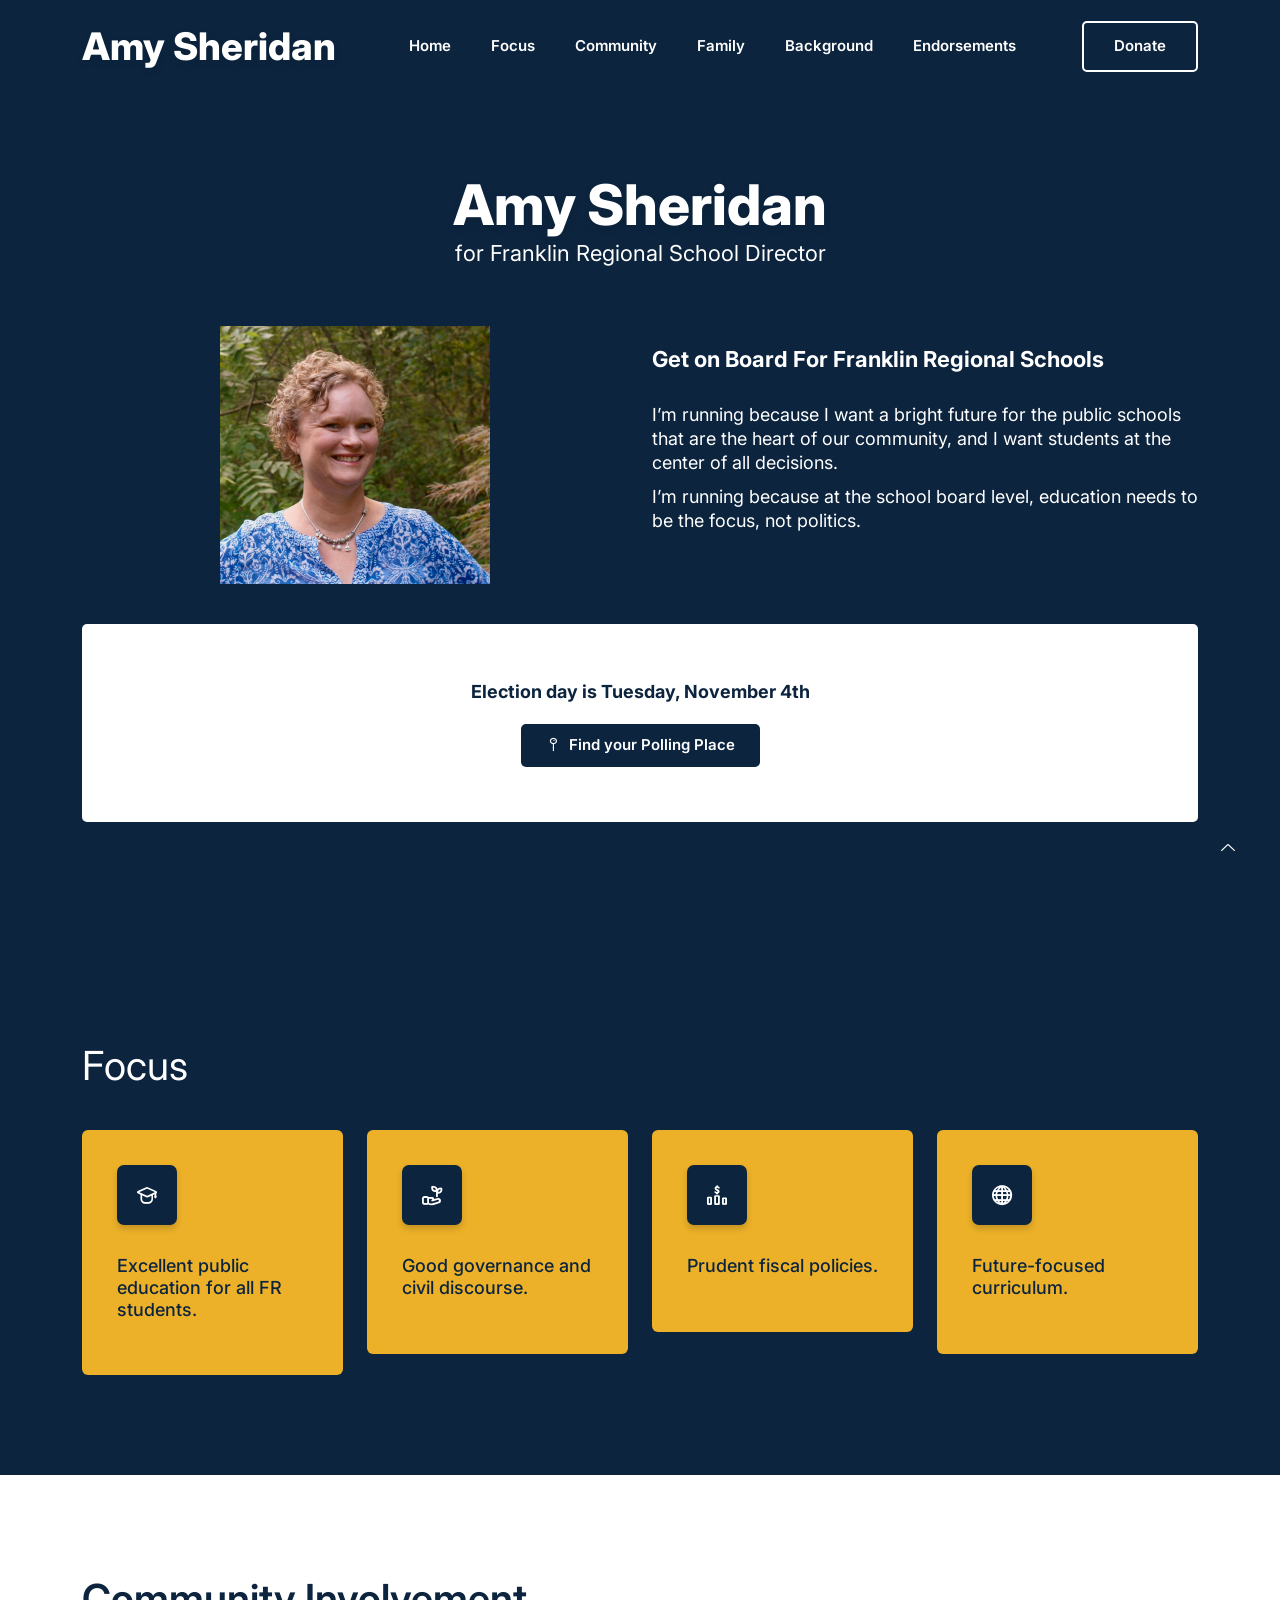
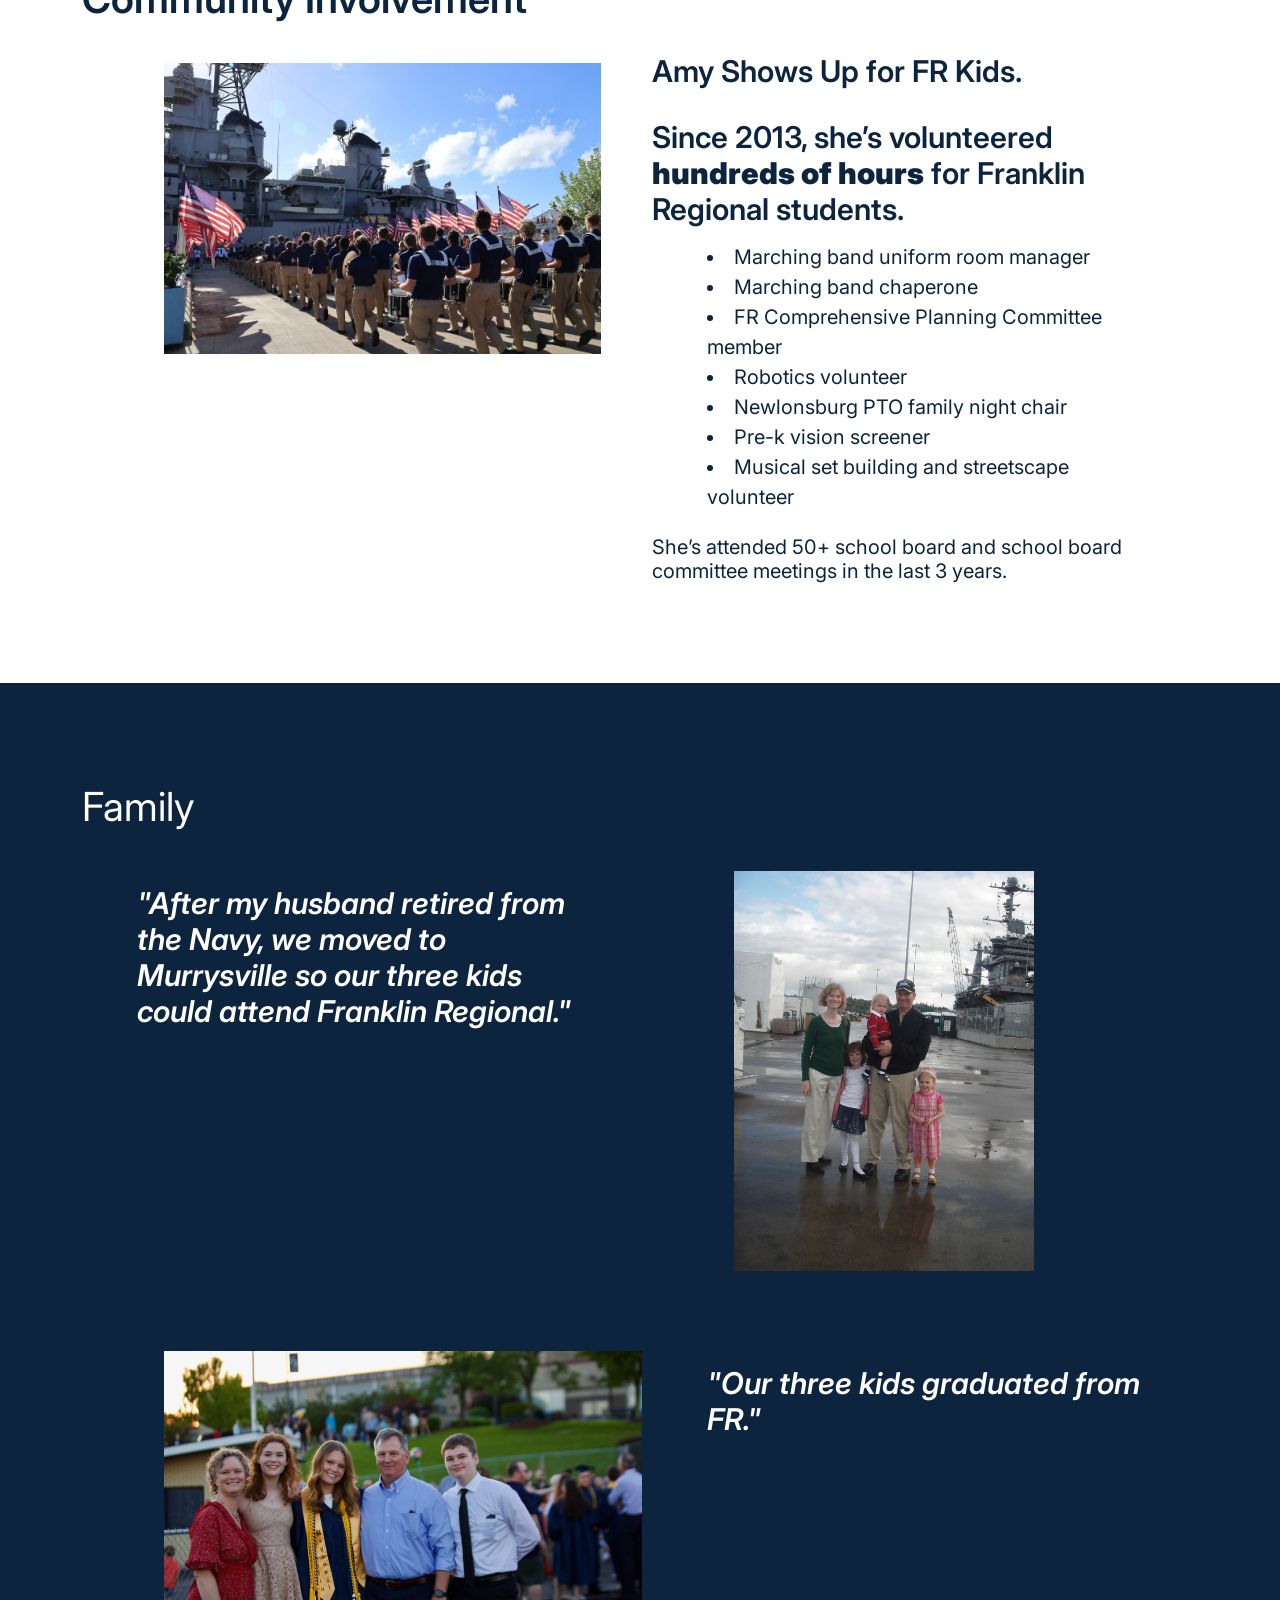
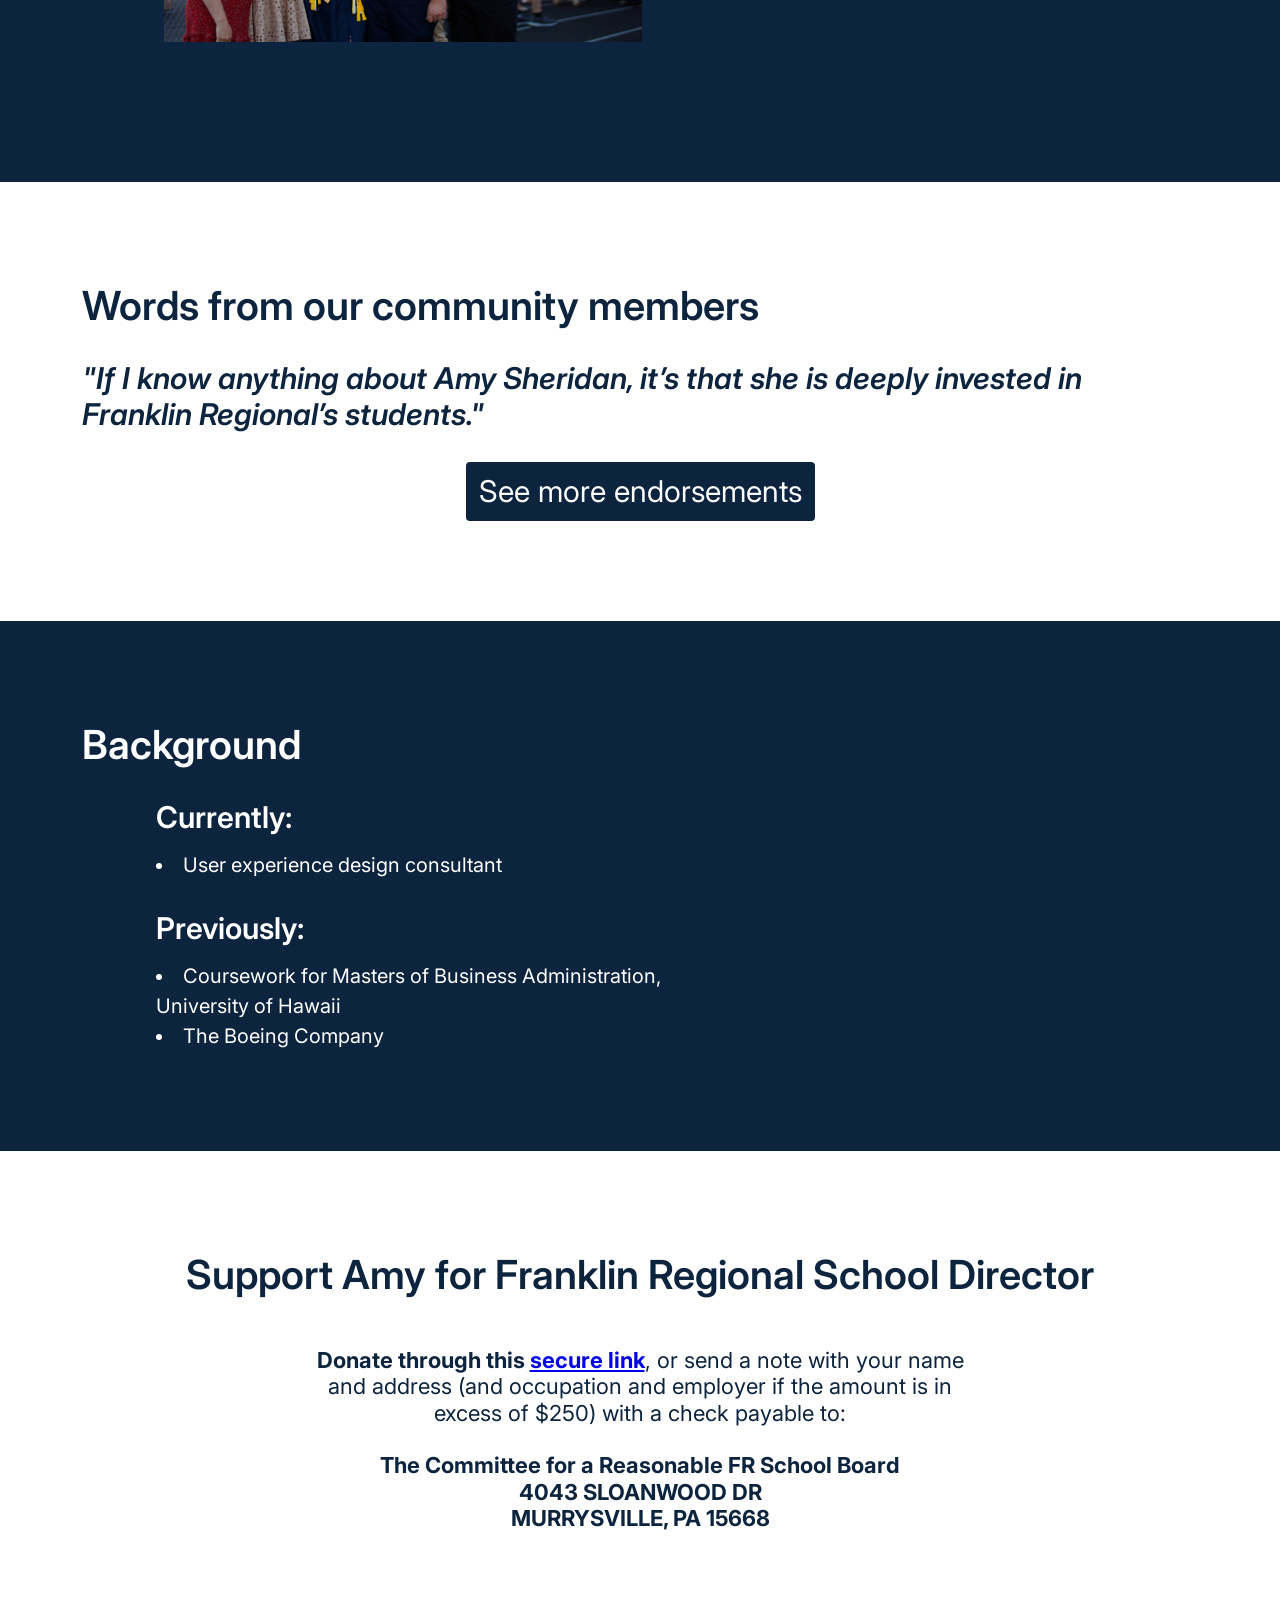
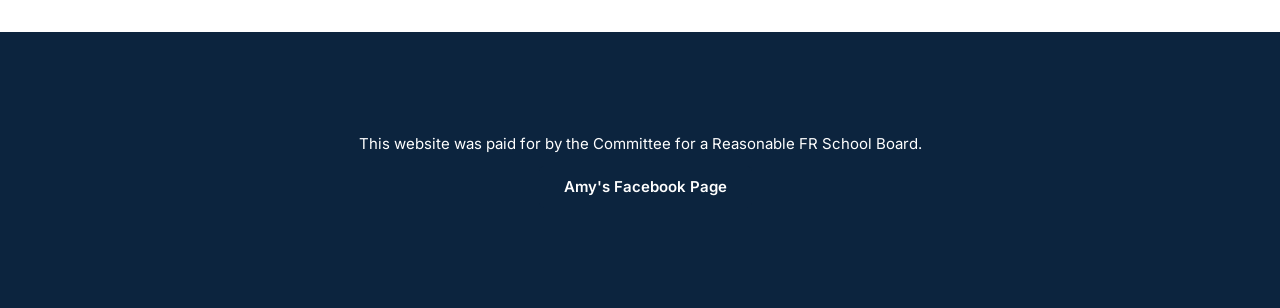
<file: index.html>
<!DOCTYPE html>
<html class="no-js" lang="zxx">

<head>
    <meta charset="utf-8" />
    <meta http-equiv="x-ua-compatible" content="ie=edge" />
    <title>Amy Sheridan - FR School Director</title>
    <meta name="description" content="" />
    <meta name="viewport" content="width=device-width, initial-scale=1" />
    <link rel="shortcut icon" type="image/x-icon" href="assets/images/favicon.svg" />

    <!-- ========================= CSS here ========================= -->
    <link rel="stylesheet" href="assets/css/bootstrap.min.css" />
    <link rel="stylesheet" href="assets/css/LineIcons.2.0.css" />
    <link rel="stylesheet" href="assets/css/animate.css" />
    <link rel="stylesheet" href="assets/css/tiny-slider.css" />
    <link rel="stylesheet" href="assets/css/glightbox.min.css" />
    <link rel="stylesheet" href="assets/css/main.css" />

</head>

<body>
    <!--[if lte IE 9]>
      <p class="browserupgrade">
        You are using an <strong>outdated</strong> browser. Please
        <a href="https://browsehappy.com/">upgrade your browser</a> to improve
        your experience and security.
      </p>
    <![endif]-->

    <!-- Preloader -->
    <div class="preloader">
        <div class="preloader-inner">
            <div class="preloader-icon">
                <span></span>
                <span></span>
            </div>
        </div>
    </div>
    <!-- /End Preloader -->

    <!-- Start Header Area -->
    <header class="header navbar-area">
        <div class="container">
            <div class="row align-items-center">
                <div class="col-lg-12">
                    <div class="nav-inner">
                        <!-- Start Navbar -->
                        <nav class="navbar navbar-expand-lg">
                            <a class="navbar-brand" href="index.html">
                                <h1>Amy Sheridan</h1>
                            </a>
                            <button class="navbar-toggler mobile-menu-btn" type="button" data-bs-toggle="collapse"
                                data-bs-target="#navbarSupportedContent" aria-controls="navbarSupportedContent"
                                aria-expanded="false" aria-label="Toggle navigation">
                                <span class="toggler-icon"></span>
                                <span class="toggler-icon"></span>
                                <span class="toggler-icon"></span>
                            </button>
                            <div class="collapse navbar-collapse sub-menu-bar" id="navbarSupportedContent">
                                <ul id="nav" class="navbar-nav ms-auto">
                                    <li class="nav-item">
                                        <a href="#home" class="page-scroll active"
                                            aria-label="Toggle navigation">Home</a>
                                    </li>
                                    <li class="nav-item">
                                        <a href="#focus" class="page-scroll"
                                            aria-label="Toggle navigation">Focus</a>
                                    </li>
                                    <li class="nav-item">
                                        <a href="#community" class="page-scroll"
                                            aria-label="Toggle navigation">Community</a>
                                    </li>
                                    <li class="nav-item">
                                        <a href="#family" class="page-scroll"
                                            aria-label="Toggle navigation">Family</a>
                                    </li>
                                    <li class="nav-item">
                                        <a href="#background" class="page-scroll"
                                            aria-label="Toggle navigation">Background</a>
                                    </li>
                                    <li class="nav-item">
                                        <a href="https://reasonablefrschoolboard.org/endorsements.html" 
                                        target="_blank" aria-label="Visit Endorsements page">Endorsements</a>
                                    </li>
                                </ul>
                            </div> <!-- navbar collapse -->
                            <div class="button add-list-button">
                                <a href="#donate" class="btn">Donate</a>
                            </div>
                        </nav>
                        <!-- End Navbar -->
                    </div>
                </div>
            </div> <!-- row -->
        </div> <!-- container -->
    </header>
    <!-- End Header Area -->

    <!-- Start Hero Area -->
    <section id="home" class="hero-area">
        <div class="container">
                <div class="hero-content">
                    <h1 class="wow fadeInLeft" data-wow-delay=".4s">Amy Sheridan</h1>
                    <h3 class="wow fadeInLeft" data-wow-delay=".4s">for Franklin Regional School Director</h3>

                    <div class="row"> 
                        <div class="col-lg-6 col-12">
                            <div class="text-center">
                                <img src="assets/images/headshot.png" class="float-right" alt="Image of Amy Sheridan">
                            </div>
                            
                        </div>
                        <div class="col-lg-6 col-12">
                            <h2>Get on Board For Franklin Regional Schools</h2>
                            <p>I’m running because I want a bright future for the public schools that are the heart of our community, and I want students at the center of all decisions.</p>
                            <p>I’m running because at the school board level, education needs to be the focus, not politics.</p>
                        </div>
                        <div class="col" col-4 col-sm-12>
                            <div class="election-info">
                                <div class="button wow fadeInLeft" data-wow-delay=".8s">
                                    <p><b>Election day is Tuesday, November 4th</b></p>
                                    <a href="https://www.pa.gov/services/vote/find-your-local-polling-place" class="btn"><i class="lni lni-pin"></i> Find your Polling Place</a>
                                </div>
                            </div>
                        </div>
                    </div>
                </div>
        </div>
    </section>
    <!-- End Hero Area -->


    <!-- <section id="mission" class="mission section">
        <div class="row">
            <div class="col-12">
                <div class="section-title">
                    <h2 class="wow fadeInUp" data-wow-delay=".4s">Amy's READY to get to work for our FR schools.</h2>
                </div>
                <div class="mission-goals">
                    <p><b>Being on the school board is about:</b></p>
                    <p>Putting kids front and center</p>
                    <p>Listening to many voices</p>
                    <p>Working together as a community</p>
                </div>
            </div>
        </div>
        <div class="row">
            <img src="assets/images/fr field.jpeg" alt="FR Stadium">
        </div>
    </section> -->

    <!-- Start focus Area -->
    <section id="focus" class="focus section">
        <div class="container">
            <div class="row">
                <div class="col-12">
                    <h2 class="wow zoomIn" data-wow-delay=".2s">Focus</h2>
                </div>
            </div>
            <div class="row">
                <div class="col-lg-3 col-md-6 col-12">
                    <!-- Start Single Feature -->
                    <div class="single-feature wow fadeInUp" data-wow-delay=".2s">
                        <i class="lni lni-graduation"></i>
                        <h3>Excellent public education for all FR students.</h3>
                    </div>
                    <!-- End Single Feature -->
                </div>
                <div class="col-lg-3 col-md-6 col-12">
                    <!-- Start Single Feature -->
                    <div class="single-feature wow fadeInUp" data-wow-delay=".4s">
                        <i class="lni lni-grow"></i>
                        <h3>Good governance and civil discourse.</h3>
                    </div>
                    <!-- End Single Feature -->
                </div>
                <div class="col-lg-3 col-md-6 col-12">
                    <!-- Start Single Feature -->
                    <div class="single-feature wow fadeInUp" data-wow-delay=".6s">
                        <i class="lni lni-invest-monitor"></i>
                        <h3>Prudent fiscal policies.</h3>
                    </div>
                    <!-- End Single Feature -->
                </div>
                <div class="col-lg-3 col-md-6 col-12">
                    <!-- Start Single Feature -->
                    <div class="single-feature wow fadeInUp" data-wow-delay=".6s">
                        <i class="lni lni-world"></i>
                        <h3>Future-focused curriculum.</h3>
                    </div>
                    <!-- End Single Feature -->
                </div>
            </div>
        </div>
    </section>
    <!-- End focus Area -->


    <section id="community" class="community section">
        <div class="container">
            <div class="row">
                <div class="col-12">
                    <h2 class="wow zoomIn" data-wow-delay=".2s">Community Involvement</h2>
                </div>
            </div>
            <div class="row">
                <div class="col-lg-6 col-12">
                    <img src="assets/images/hawaii_band.jpeg" alt="FR Band at the Macy's Thanksgiving Day Parade">
                </div>
                <div class="col-lg-6 col-12">
                    <h3>Amy Shows Up for FR Kids.</h3>
                    <h3>Since 2013, she’s volunteered <b>hundreds of hours</b> for Franklin Regional students.</h3>
                    <li>Marching band uniform room manager</li>
                    <li>Marching band chaperone </li>
                    <li>FR Comprehensive Planning Committee member</li>
                    <li>Robotics volunteer</li>
                    <li>Newlonsburg PTO family night chair</li>
                    <li>Pre-k vision screener</li>
                    <li>Musical set building and streetscape volunteer</li>
                    <br>
                    <p>She’s attended 50+ school board and school board committee meetings in the last 3 years.</p>
                </div>
            </div>
        </div>
    </section>


    <section id="family" class="family section">
        <div class="container">
            <div class="row">
                <div class="col-12">
                    <h2 class="wow zoomIn" data-wow-delay=".2s">Family</h2>
                </div>
            </div>
            <div class="row">
                <div class="col-lg-6 col-12">
                    <h3><i>"After my husband retired from the Navy, we moved to Murrysville so our three kids could attend Franklin Regional."</i></h3>
                </div>
                <div class="col-lg-6 col-12">
                    <img src="assets/images/family.JPG" alt="Amy's Family">
                </div>
            </div>
            <div class="row">
                <div class="col-lg-6 col-12">
                    <img src="assets/images/grad.png" alt="Amy's Family at daughter's graduation">
                </div>
                <div class="col-lg-6 col-12">
                    <h3><i>"Our three kids graduated from FR."</i></h3>
                </div>
            </div>
        </div>
    </section>

    <section id="words" class="words section">
        <div class="container">
            <div class="row">
                <div class="col-12">
                    <h2 class="wow zoomIn" data-wow-delay=".2s">Words from our community members</h2>
                </div>
                <h3><i>"If I know anything about Amy Sheridan, it’s that she is deeply invested in Franklin Regional’s students."</i></h3>
            </div>
            <div id="words-button">
                <a href="https://reasonablefrschoolboard.org/endorsements.html" class="btn" id="endorsement-button">See more endorsements</a>
            </div>
            
        </div>
    </section>

    <section id="background" class="background section">
        <div class="container">
            <div class="row">
                <div class="col-12">
                    <h2 class="wow zoomIn" data-wow-delay=".2s">Background</h2>
                </div>
            </div>
            <div class="row">
                <div class="col-lg-8 col-12">
                    <h3>Currently:</h3>
                    <li>User experience design consultant</li>
                    <h3>Previously:</h3>
                    <li>Coursework for Masters of Business Administration, University of Hawaii</li>
                    <li>The Boeing Company</li>
                </div>
                <!-- <div class="col-lg-4 col-12">
                    <img src="assets/images/check-mark.png" alt="checkmark icon">
                </div> -->
            </div>
        </div>
    </section>

    <section id="donate" class="donate section">
        <div class="container">
            <h2>Support Amy for Franklin Regional School Director<br><br></h2>
            <h3><b>Donate through this <a href="https://buy.stripe.com/3cs8zo1yEaCiaU8002">secure link</a></b>, or send a note with your name and address (and occupation and employer if the amount is in excess of $250) with a check payable to:<br><br></h3>
            <h3><b>The Committee for a Reasonable FR School Board</b></h3>
            <h3><b>4043 SLOANWOOD DR</b></h3>
            <h3><b>MURRYSVILLE, PA 15668</b></h3>
        </div>
    </section>

    <!-- Start Footer Area -->
    <footer class="footer">
        <p>This website was paid for by the Committee for a Reasonable FR School Board.</p>
        <div class="button add-list-button">
            <a href="https://www.facebook.com/profile.php?id=100091323761094" class="btn">Amy's Facebook Page</a>
        </div>

    </footer>
    <!--/ End Footer Area -->

    <!-- ========================= scroll-top ========================= -->
    <a href="#" class="scroll-top">
        <i class="lni lni-chevron-up"></i>
    </a>

    <!-- ========================= JS here ========================= -->
    <script src="assets/js/bootstrap.min.js"></script>
    <script src="assets/js/wow.min.js"></script>
    <script src="assets/js/tiny-slider.js"></script>
    <script src="assets/js/glightbox.min.js"></script>
    <script src="assets/js/count-up.min.js"></script>
    <script src="assets/js/main.js"></script>
    <script type="text/javascript">

        //====== counter up 
        var cu = new counterUp({
            start: 0,
            duration: 2000,
            intvalues: true,
            interval: 100,
            append: " ",
        });
        cu.start();
    </script>
</body>

</html>
</file>
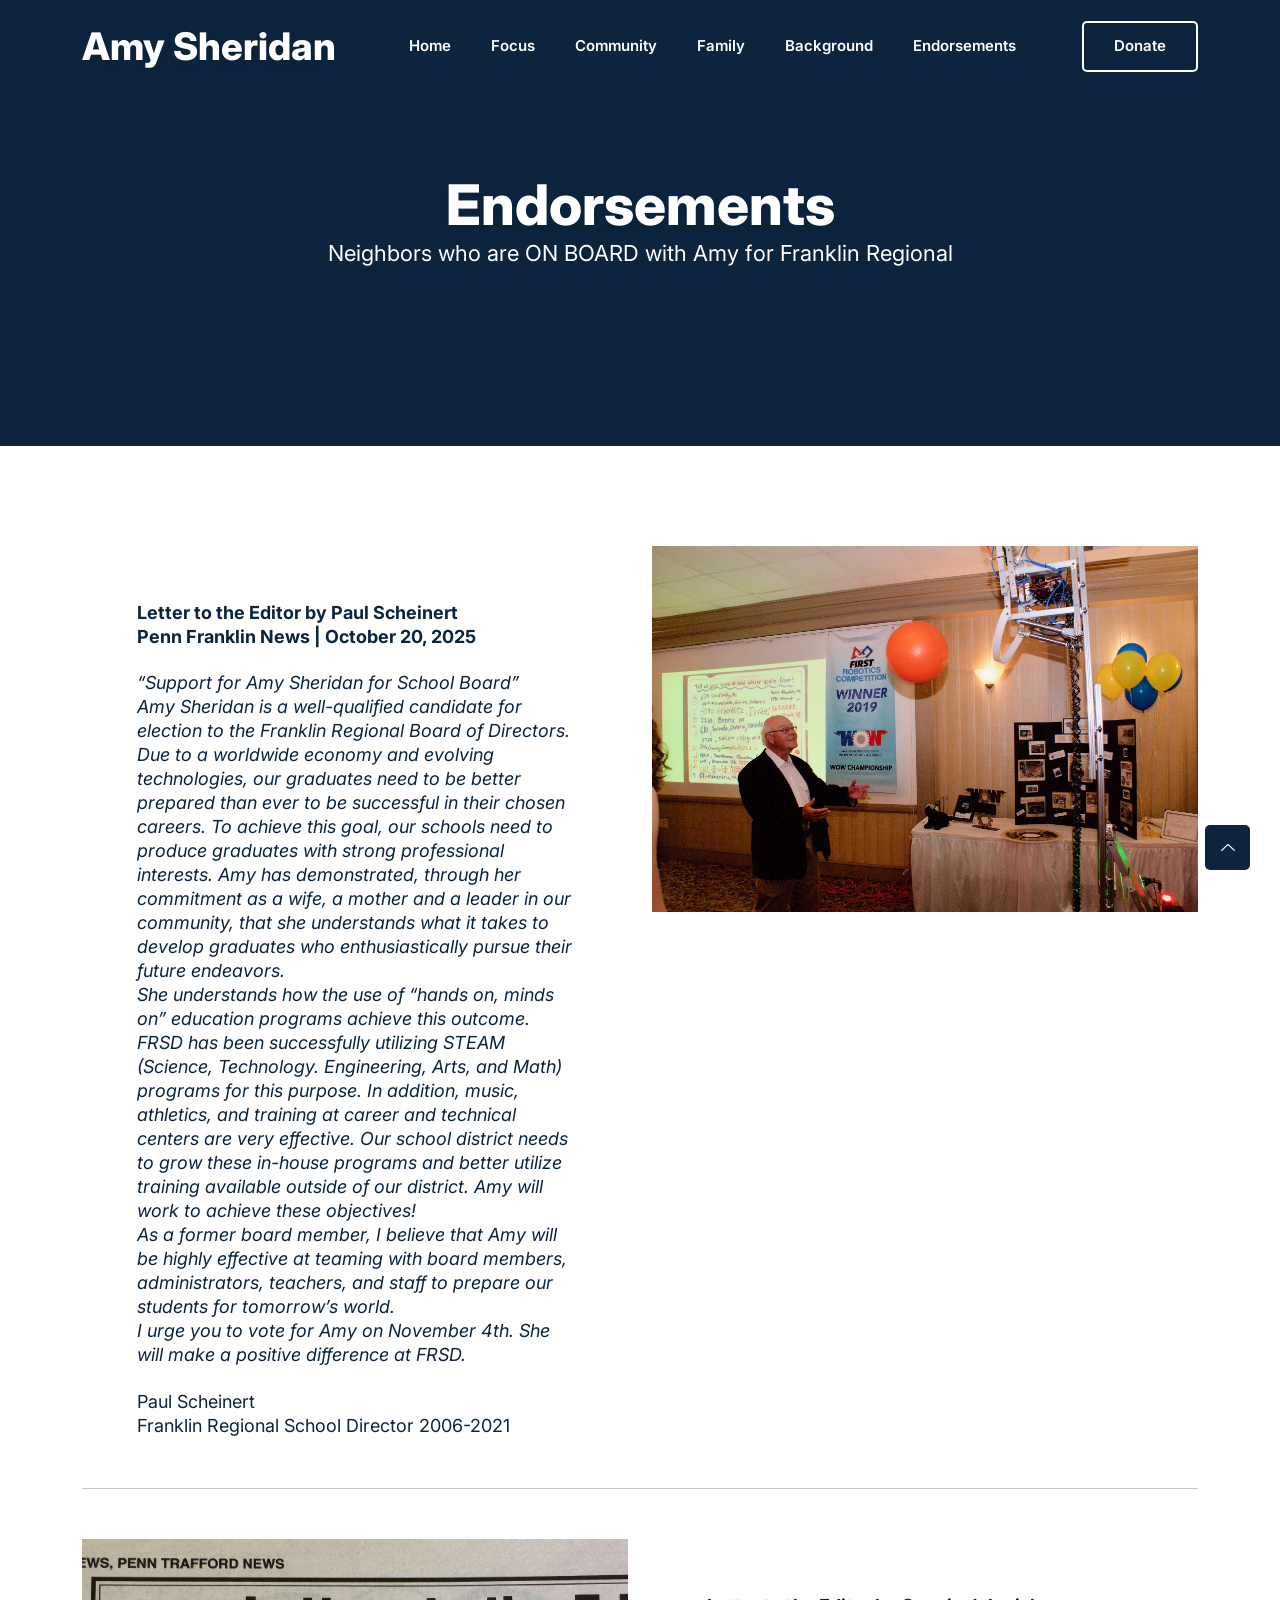
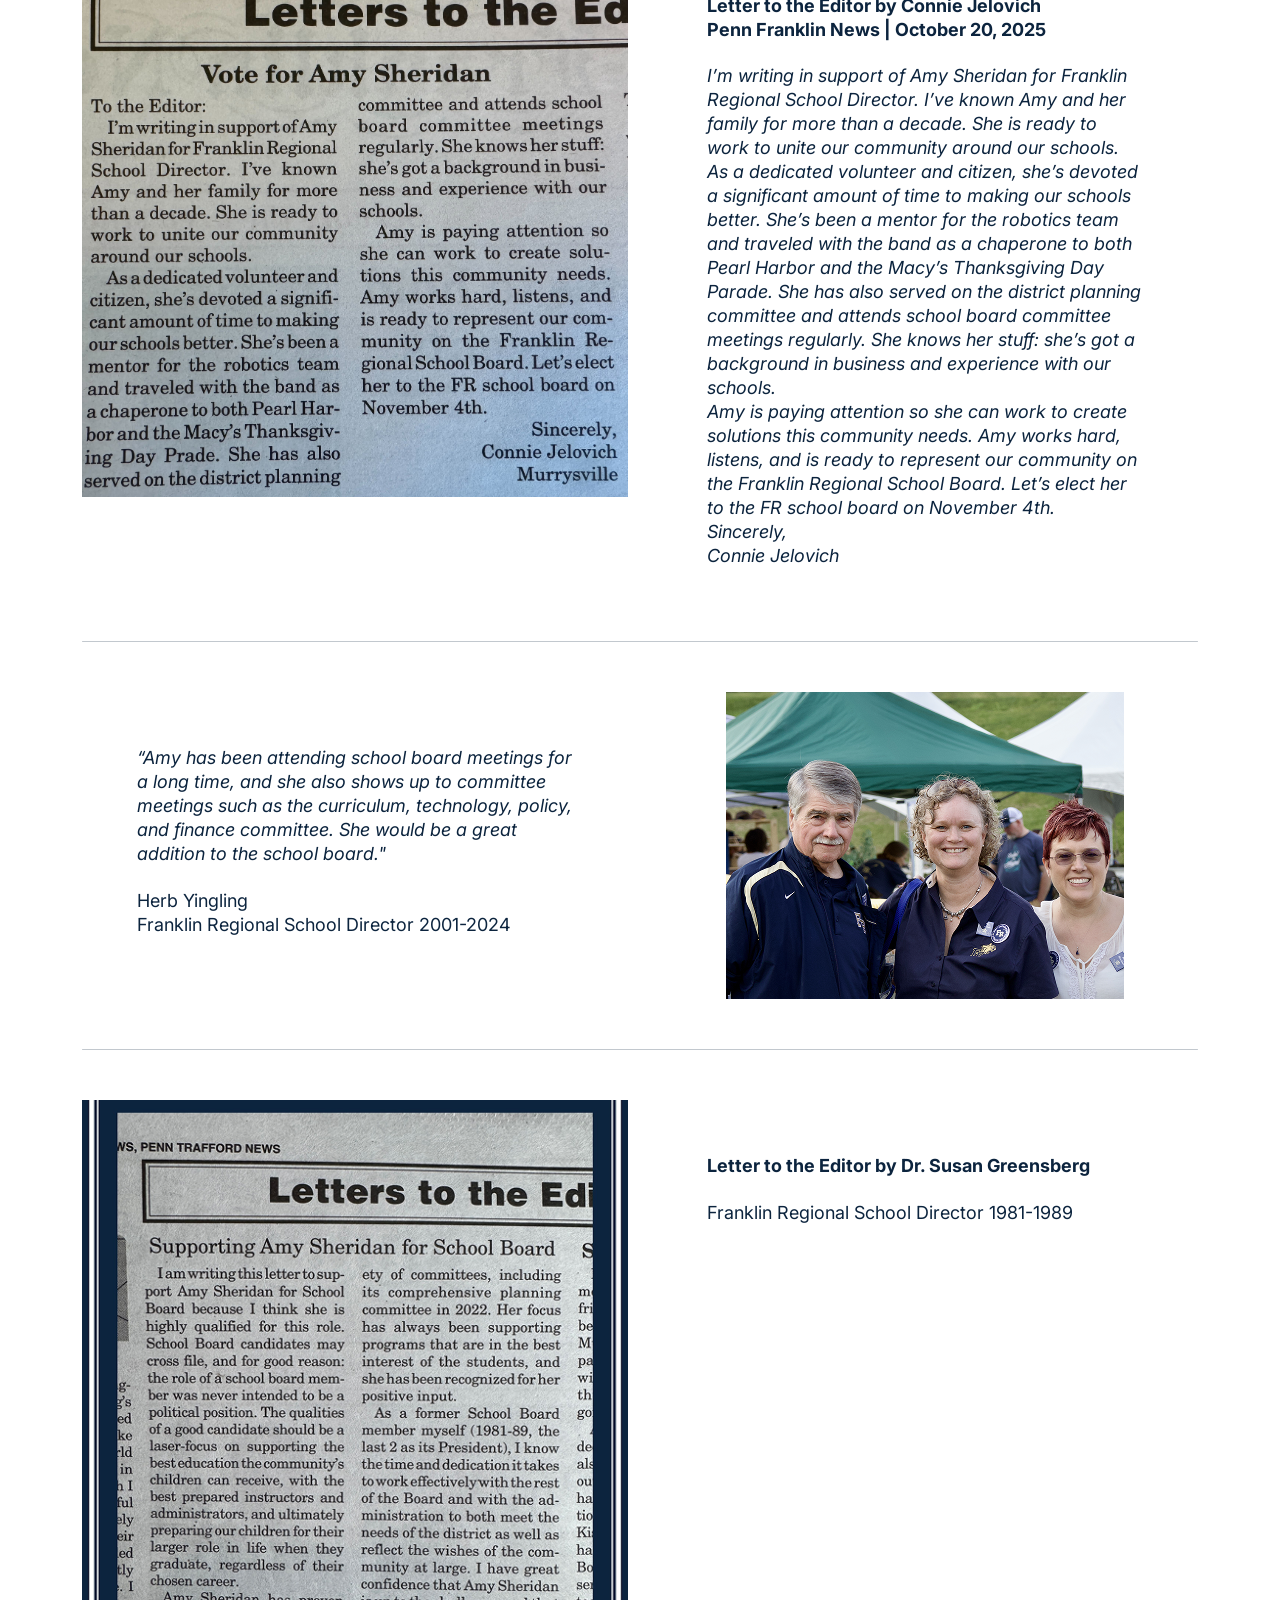
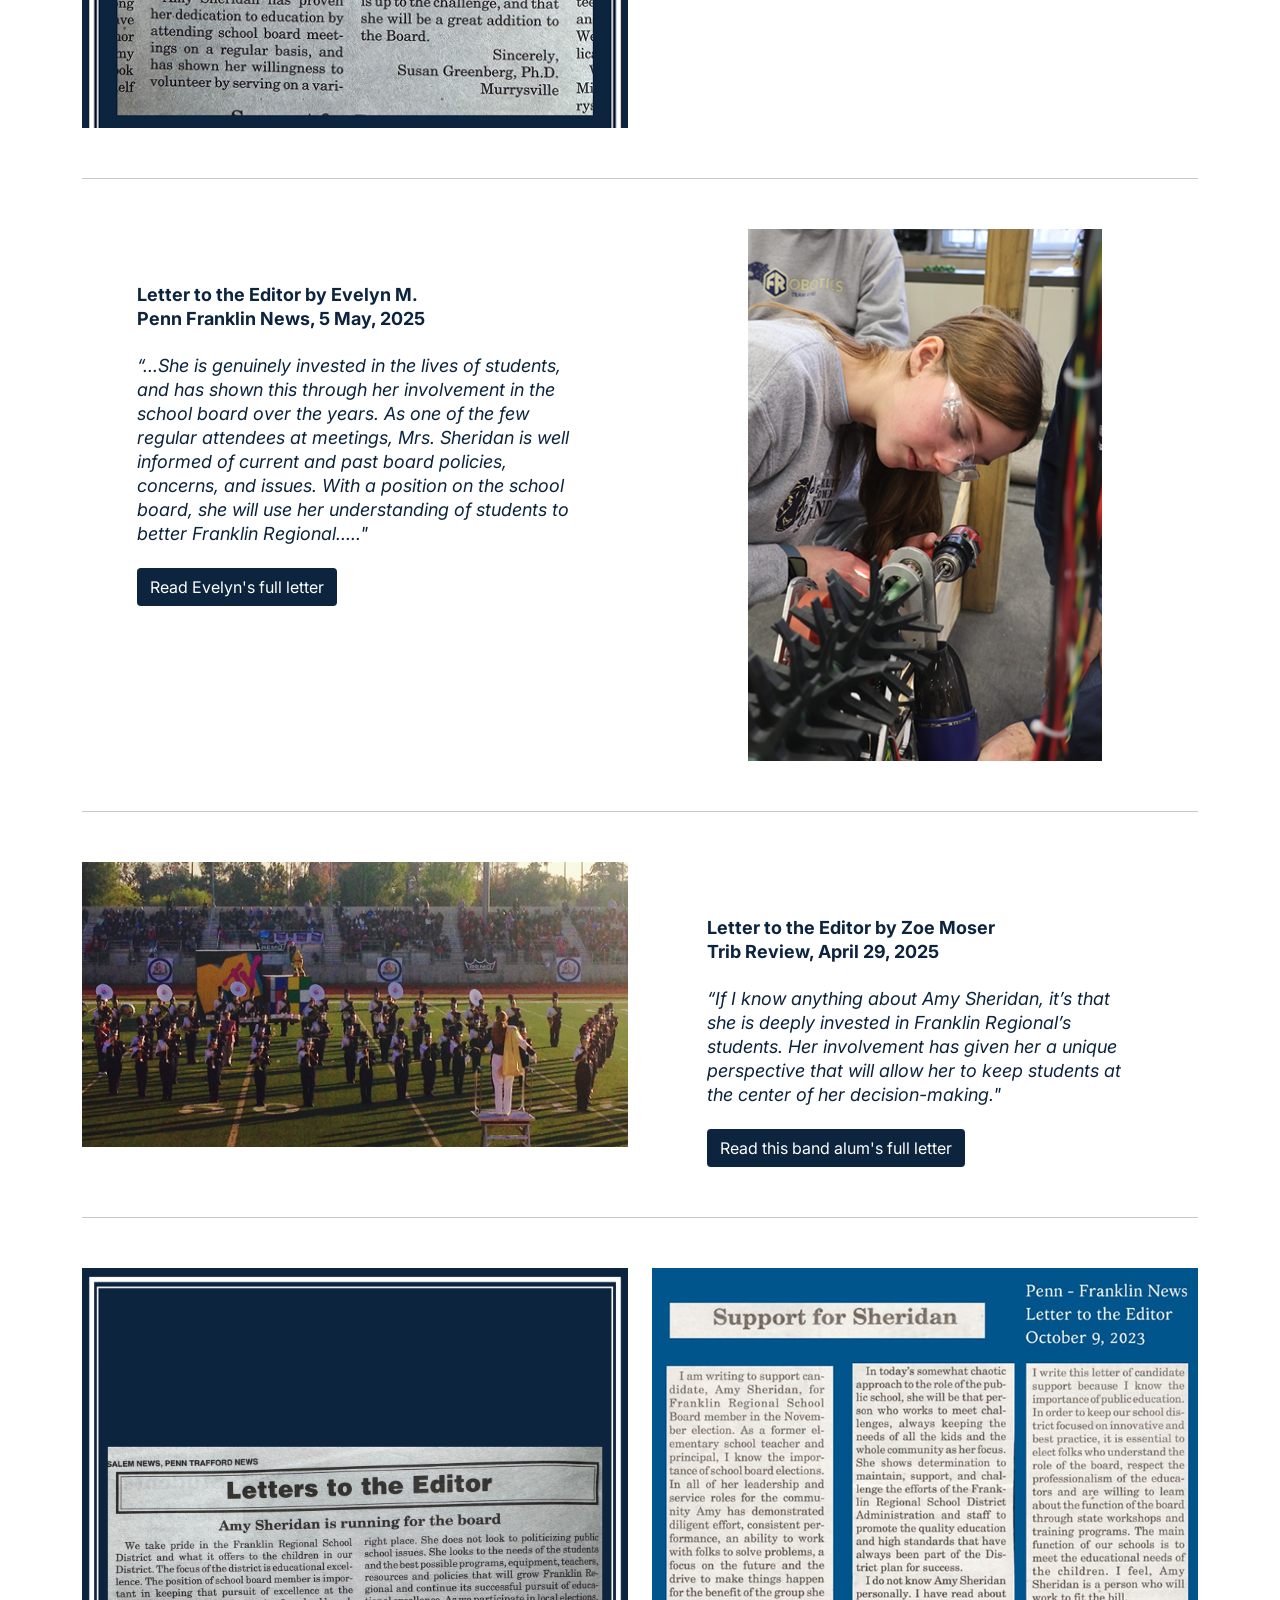
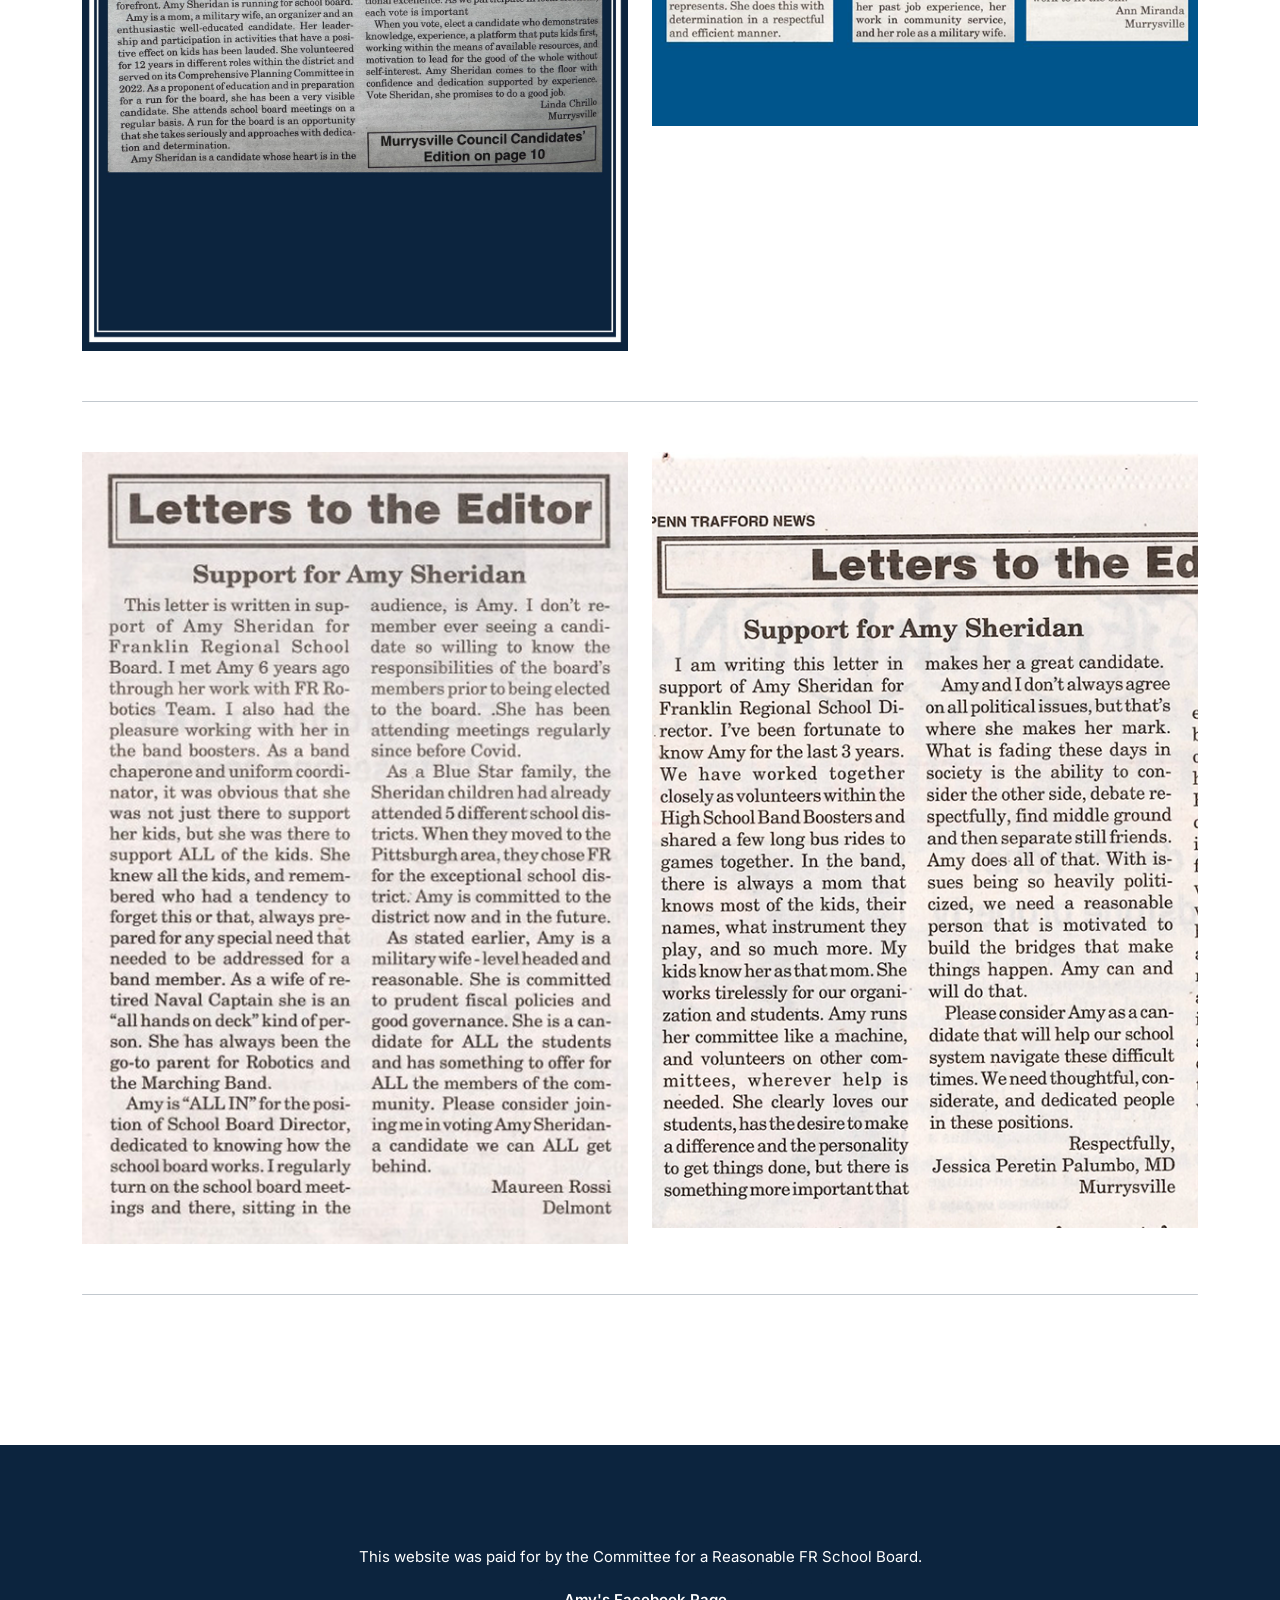
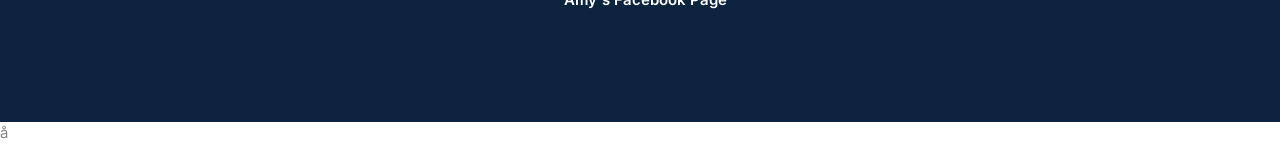
<file: endorsements.html>
<!DOCTYPE html>
<html class="no-js" lang="zxx">

<head>
    <meta charset="utf-8" />
    <meta http-equiv="x-ua-compatible" content="ie=edge" />
    <title>Amy Sheridan - FR School Director</title>
    <meta name="description" content="" />
    <meta name="viewport" content="width=device-width, initial-scale=1" />
    <link rel="shortcut icon" type="image/x-icon" href="assets/images/favicon.svg" />

    <!-- ========================= CSS here ========================= -->
    <link rel="stylesheet" href="assets/css/bootstrap.min.css" />
    <link rel="stylesheet" href="assets/css/LineIcons.2.0.css" />
    <link rel="stylesheet" href="assets/css/animate.css" />
    <link rel="stylesheet" href="assets/css/tiny-slider.css" />
    <link rel="stylesheet" href="assets/css/glightbox.min.css" />
    <link rel="stylesheet" href="assets/css/main.css" />

</head>

<body>
    <!--[if lte IE 9]>
      <p class="browserupgrade">
        You are using an <strong>outdated</strong> browser. Please
        <a href="https://browsehappy.com/">upgrade your browser</a> to improve
        your experience and security.
      </p>
    <![endif]-->

    <!-- Preloader -->
    <div class="preloader">
        <div class="preloader-inner">
            <div class="preloader-icon">
                <span></span>
                <span></span>
            </div>
        </div>
    </div>
    <!-- /End Preloader -->

    <!-- Start Header Area -->
    <header class="header navbar-area">
        <div class="container">
            <div class="row align-items-center">
                <div class="col-lg-12">
                    <div class="nav-inner">
                        <!-- Start Navbar -->
                        <nav class="navbar navbar-expand-lg">
                            <a class="navbar-brand" href="index.html">
                                <h1>Amy Sheridan</h1>
                            </a>
                            <button class="navbar-toggler mobile-menu-btn" type="button" data-bs-toggle="collapse"
                                data-bs-target="#navbarSupportedContent" aria-controls="navbarSupportedContent"
                                aria-expanded="false" aria-label="Toggle navigation">
                                <span class="toggler-icon"></span>
                                <span class="toggler-icon"></span>
                                <span class="toggler-icon"></span>
                            </button>
                            <div class="collapse navbar-collapse sub-menu-bar" id="navbarSupportedContent">
                                <ul id="nav" class="navbar-nav ms-auto">
                                    <li class="nav-item">
                                        <a href="https://reasonablefrschoolboard.org#home"
                                        target="_blank" aria-label="Visit home page">Home</a>
                                    </li>
                                    <li class="nav-item">
                                        <a href="https://reasonablefrschoolboard.org#focus"
                                        target="_blank" aria-label="Visit home page">Focus</a>
                                    </li>
                                    <li class="nav-item">
                                        <a href="https://reasonablefrschoolboard.org#community" 
                                        target="_blank" aria-label="Visit home page">Community</a>
                                    </li>
                                    <li class="nav-item">
                                        <a href="https://reasonablefrschoolboard.org#family" 
                                        target="_blank" aria-label="Visit home page">Family</a>
                                    </li>
                                    <li class="nav-item">
                                        <a href="https://reasonablefrschoolboard.org#background" 
                                        target="_blank" aria-label="Visit home page">Background</a>
                                    </li>
                                    <li class="nav-item">
                                        <a href="https://reasonablefrschoolboard.org/endorsements.html" 
                                        target="_blank" aria-label="Visit home page">Endorsements</a>
                                    </li>
                                </ul>
                            </div> <!-- navbar collapse -->
                            <div class="button add-list-button">
                                <a href="#donate" class="btn">Donate</a>
                            </div>
                        </nav>
                        <!-- End Navbar -->
                    </div>
                </div>
            </div> <!-- row -->
        </div> <!-- container -->
    </header>
    <!-- End Header Area -->

    
    <!-- Start Hero Area -->
    <section id="home" class="hero-area">
        <div class="container">
                <div class="hero-content">
                    <h1 class="wow fadeInLeft" data-wow-delay=".4s">Endorsements</h1>
                    <h3 class="wow fadeInLeft" data-wow-delay=".4s">Neighbors who are ON BOARD with Amy for Franklin Regional</h3>
                </div>
        </div>
    </section>
    <!-- End Hero Area -->

    <section id="endorse-hero" class="endorse-hero-area">
        <div class="container">
            <div class="endorse-hero-content">
                
            </div>
        </div>
    </section>


    <section id="endorsements" class="endorsements section">
        <div class="container">
            <!-- <div class="row">
                 <div class="col-12">
                    <h2 class="wow zoomIn" data-wow-delay=".2s">Endorsements</h2>
                </div> 
            </div> -->
            <div class="row">
                <div class="col-lg-6 col-12">
                    <div class="quote">
                        <p><b>Letter to the Editor by Paul Scheinert</b></p>
                        <p><b>Penn Franklin News | October 20, 2025</b></p>
                        <br>
                        <p><i>“Support for Amy Sheridan for School Board”</i></p>
                        <p><i>Amy Sheridan is a well-qualified candidate for election to the Franklin Regional Board of Directors.  Due to a worldwide economy and evolving technologies, our graduates need to be better prepared than ever to be successful in their chosen careers.  To achieve this goal, our schools need to produce graduates with strong professional interests.  Amy has demonstrated, through her commitment as a wife, a mother and a leader in our community, that she understands what it takes to develop graduates who enthusiastically pursue their future endeavors.</i></p>
                        <p><i>She understands how the use of “hands on, minds on” education programs achieve this outcome.  FRSD has been successfully utilizing STEAM (Science, Technology. Engineering, Arts, and Math) programs for this purpose.   In addition, music, athletics, and training at career and technical centers are very effective.  Our school district needs to grow these in-house programs and better utilize training available outside of our district.  Amy will work to achieve these objectives!</i></p>
                        <p><i>As a former board member, I believe that Amy will be highly effective at teaming with board members, administrators, teachers, and staff to prepare our students for tomorrow’s world.</i></p>
                        <p><i>I urge you to vote for Amy on November 4th.  She will make a positive difference at FRSD.</i></p>
                        <br>
                        <p>Paul Scheinert</p>
                        <p>Franklin Regional School Director 2006-2021</p>
                    </div>
                </div>
                <div class="col-lg-6 col-12">
                    <img src="assets/images/mr_s.jpg" alt="Paul Scheinert">
                </div>
            </div>
            <hr class="rounded">
            <div class="row">
                <div class="col-lg-6 col-12">
                    <img src="assets/images/connie.jpg" alt="Letter by Connie Jelovich">
                </div>
                <div class="col-lg-6 col-12">
                    <div class="quote">
                        <p><b>Letter to the Editor by Connie Jelovich</b></p>
                        <p><b>Penn Franklin News | October 20, 2025</b></p>
                        <br>
                        <p><i>I’m writing in support of Amy Sheridan for Franklin Regional School Director. I’ve known Amy and her family for more than a decade. She is ready to work to unite our community around our schools.</i></p>
                        <p><i>As a dedicated volunteer and citizen, she’s devoted a significant amount of time to making our schools better. She’s been a mentor for the robotics team and traveled with the band as a chaperone to both Pearl Harbor and the Macy’s Thanksgiving Day Parade. She has also served on the district planning committee and attends school board committee meetings regularly.  She knows her stuff: she’s got a background in business and experience with our schools.</i></p>
                        <p><i>Amy is paying attention so she can work to create solutions this community needs.  Amy works hard, listens, and is ready to represent our community on the Franklin Regional School Board. Let’s elect her to the FR school board on November 4th.</i></p>
                        <p><i>Sincerely,</i></p>
                        <p><i>Connie Jelovich</i></p>
                        <br>
                    </div>
                </div>
            </div>
            <hr class="rounded">
            <div class="row">
                <div class="col-lg-6 col-12">
                    <div class="quote">
                        <p><i>“Amy has been attending school board meetings for a long time, and she also shows up to committee meetings such as the curriculum, technology, policy, and finance committee. 

                            She would be a great addition to the school board."</i></p>
                        <br>
                        <p>Herb Yingling</p>
                        <p>Franklin Regional School Director 2001-2024</p>
                    </div>
                </div>
                <div class="col-lg-6 col-12">
                    <img src="assets/images/herb2.png" alt="Herb Yingling">
                </div>
            </div>
            <hr class="rounded">
            <div class="row">
                <div class="col-lg-6 col-12">
                    <img src="assets/images/drsusangreensberg.png" alt="Letter by Dr. Susan Greensberg">
                </div>
                <div class="col-lg-6 col-12">
                    <div class="quote">
                        <p><b>Letter to the Editor by Dr. Susan Greensberg</b></p>
                        <br>
                        <p>Franklin Regional School Director 1981-1989</p>
                    </div>
                </div>
            </div>
            <hr class="rounded">
            <div class="row">
                <div class="col-lg-6 col-12">
                    <div class="quote">
                        <p><b>Letter to the Editor by Evelyn M.</b></p>
                        <p><b>Penn Franklin News, 5 May, 2025</b></p>
                        <br>
                        <p><i>“...She is genuinely invested in the lives of students, and has shown this through her involvement in the school board over the years. As one of the few regular attendees at meetings, Mrs. Sheridan is well informed of current and past board policies, concerns, and issues. With a position on the school board, she will use her understanding of students to better Franklin Regional....."</i></p>
                        <br>
                        <a href="https://www.facebook.com/100091323761094/posts/im-honored-to-have-received-a-beautifully-written-endorsement-from-a-9th-grade-s/637279242659529/" class="btn" id="evelyn-button">Read Evelyn's full letter</a>
                    </div>
                </div>
                <div class="col-lg-6 col-12">
                    <img src="assets/images/evelyn.png" alt="Evelyn working on the robot">
                </div>
            </div>
            <hr class="rounded">
            <div class="row">
                <div class="col-lg-6 col-12">
                    <img src="assets/images/pasadena.png" alt="FR Band performing in Pasadena, 2015">
                </div>
                <div class="col-lg-6 col-12">
                    <div class="quote">
                        <p><b>Letter to the Editor by Zoe Moser</b></p>
                        <p><b>Trib Review, April 29, 2025</b></p>
                        <br>
                        <p><i>“If I know anything about Amy Sheridan, it’s that she is deeply invested in Franklin Regional’s students. Her involvement has given her a unique perspective that will allow her to keep students at the center of her decision-making."</i></p>
                        <br>
                        <a href="https://triblive.com/opinion/letter-to-the-editor-sheridan-for-franklin-regional-school-board/" class="btn" id="zoe-button">Read this band alum's full letter</a>
                    </div>
                </div>
            </div>
            <hr class="rounded">
            <div class="row">
                <div class="col-lg-6 col-12">
                    <img src="assets/images/lindachrillo.png" alt="Letter from Linda Chrillo">
                </div>
                <div class="col-lg-6 col-12">
                    <img src="assets/images/annmiranda.png" alt="Letter from Ann Miranda">
                </div>
            </div>
            <hr class="rounded">
            <div class="row">
                <div class="col-lg-6 col-12">
                    <img src="assets/images/maureenrossi.png" alt="Letter from Maureen Rossi">
                </div>
                <div class="col-lg-6 col-12">
                    <img src="assets/images/palumbo.png" alt="Letter from Jessica Peretin Palumbo">
                </div>
            </div>
            <hr class="rounded">
        </div>
    </section>

        <!-- Start Footer Area -->
    <footer class="footer">
        <p>This website was paid for by the Committee for a Reasonable FR School Board.</p>
        <div class="button add-list-button">
            <a href="https://www.facebook.com/profile.php?id=100091323761094" class="btn">Amy's Facebook Page</a>
        </div>

    </footer>
    <!--/ End Footer Area -->

    <!-- ========================= scroll-top ========================= -->
    <a href="#" class="scroll-top">
        <i class="lni lni-chevron-up"></i>
    </a>

    <!-- ========================= JS here ========================= -->
    <script src="assets/js/bootstrap.min.js"></script>
    <script src="assets/js/wow.min.js"></script>
    <script src="assets/js/tiny-slider.js"></script>
    <script src="assets/js/glightbox.min.js"></script>
    <script src="assets/js/count-up.min.js"></script>
    <script src="assets/js/main.js"></script>
    <script type="text/javascript">

        //====== counter up 
        var cu = new counterUp({
            start: 0,
            duration: 2000,
            intvalues: true,
            interval: 100,
            append: " ",
        });
        cu.start();
    </script>å

</body>
</html>
</file>
<file: assets/css/tiny-slider.css>
.tns-outer{padding:0!important}.tns-outer [hidden]{display:none!important}.tns-outer [aria-controls],.tns-outer [data-action]{cursor:pointer}.tns-slider{-webkit-transition:all 0s;-moz-transition:all 0s;transition:all 0s}.tns-slider>.tns-item{-webkit-box-sizing:border-box;-moz-box-sizing:border-box;box-sizing:border-box}.tns-horizontal.tns-subpixel{white-space:nowrap}.tns-horizontal.tns-subpixel>.tns-item{display:inline-block;vertical-align:top;white-space:normal}.tns-horizontal.tns-no-subpixel:after{content:'';display:table;clear:both}.tns-horizontal.tns-no-subpixel>.tns-item{float:left}.tns-horizontal.tns-carousel.tns-no-subpixel>.tns-item{margin-right:-100%}.tns-no-calc{position:relative;left:0}.tns-gallery{position:relative;left:0;min-height:1px}.tns-gallery>.tns-item{position:absolute;left:-100%;-webkit-transition:transform 0s,opacity 0s;-moz-transition:transform 0s,opacity 0s;transition:transform 0s,opacity 0s}.tns-gallery>.tns-slide-active{position:relative;left:auto!important}.tns-gallery>.tns-moving{-webkit-transition:all .25s;-moz-transition:all .25s;transition:all .25s}.tns-autowidth{display:inline-block}.tns-lazy-img{-webkit-transition:opacity .6s;-moz-transition:opacity .6s;transition:opacity .6s;opacity:.6}.tns-lazy-img.tns-complete{opacity:1}.tns-ah{-webkit-transition:height 0s;-moz-transition:height 0s;transition:height 0s}.tns-ovh{overflow:hidden}.tns-visually-hidden{position:absolute;left:-10000em}.tns-transparent{opacity:0;visibility:hidden}.tns-fadeIn{opacity:1;filter:alpha(opacity=100);z-index:0}.tns-normal,.tns-fadeOut{opacity:0;filter:alpha(opacity=0);z-index:-1}.tns-vpfix{white-space:nowrap}.tns-vpfix>div,.tns-vpfix>li{display:inline-block}.tns-t-subp2{margin:0 auto;width:310px;position:relative;height:10px;overflow:hidden}.tns-t-ct{width:2333.3333333%;width:-webkit-calc(100% * 70/3);width:-moz-calc(100% * 70/3);width:calc(100% * 70/3);position:absolute;right:0}.tns-t-ct:after{content:'';display:table;clear:both}.tns-t-ct>div{width:1.4285714%;width:-webkit-calc(100%/70);width:-moz-calc(100%/70);width:calc(100%/70);height:10px;float:left}
</file>
<file: assets/css/main.css>
/*======================================
    Variables
========================================*/
/*======================================
    Normalize CSS
========================================*/
@import url("https://fonts.googleapis.com/css2?family=Inter:wght@100;200;300;400;500;600;700;800;900&display=swap");
html {
  scroll-behavior: smooth;
}

body {
  font-family: "Inter", sans-serif;
  font-weight: normal;
  font-style: normal;
  color: #888;
  overflow-x: hidden;
  font-size: 15px;
}

html,body{
  overflow-x: hidden;
}

p {
  margin: 0;
  padding: 0;
  font-size: 15px;
  line-height: 24px;
}

* {
  margin: 0;
  padding: 0;
}

.navbar-toggler:focus,
a:focus,
input:focus,
textarea:focus,
button:focus,
.btn:focus,
.btn.focus,
.btn:not(:disabled):not(.disabled).active,
.btn:not(:disabled):not(.disabled):active {
  text-decoration: none;
  outline: none;
  outline: none !important;
  border-color: none !important;
  -webkit-box-shadow: none !important;
          box-shadow: none !important;
}

.form-check-input:checked {
  background-color: #0C243E;
  border-color: #0C243E;
}

select {
  -webkit-writing-mode: horizontal-tb !important;
  text-rendering: auto;
  color: #0C243E;
  letter-spacing: normal;
  word-spacing: normal;
  text-transform: none;
  text-indent: 0px;
  text-shadow: none;
  display: inline-block;
  text-align: start;
  -webkit-appearance: menulist;
     -moz-appearance: menulist;
          appearance: menulist;
  -webkit-box-sizing: border-box;
          box-sizing: border-box;
  -webkit-box-align: center;
      -ms-flex-align: center;
          align-items: center;
  white-space: pre;
  -webkit-rtl-ordering: logical;
  background-color: -internal-light-dark(white, #3b3b3b);
  cursor: default;
  margin: 0em;
  font: 400 14px;
  border-radius: 0px;
  border-width: 1px;
  border-style: solid;
  border-color: -internal-light-dark(#767676, #858585);
  -o-border-image: initial;
     border-image: initial;
}

span,
a {
  display: inline-block;
  text-decoration: none;
  transition: all 0.4s ease;
  -webkit-transition: all 0.4s ease;
  -moz-transition: all 0.4s ease;
}

audio,
canvas,
iframe,
img,
svg,
video {
  vertical-align: middle;
}

img {
  max-width: 100%;
}

h1,
h2,
h3,
h4,
h5,
h6 {
  font-weight: 600;
  margin: 0px;
  color: #0C243E;
}

h1 a,
h2 a,
h3 a,
h4 a,
h5 a,
h6 a {
  color: inherit;
}

h1 {
  font-size: 50px;
}

h2 {
  font-size: 40px;
}

h3 {
  font-size: 30px;
}

h4 {
  font-size: 25px;
}

h5 {
  font-size: 20px;
}

h6 {
  font-size: 16px;
}

ul,
ol {
  margin: 0px;
  padding: 0px;
  list-style-type: none;
}

.mt-5 {
  margin-top: 5px;
}

.mt-10 {
  margin-top: 10px;
}

.mt-15 {
  margin-top: 15px;
}

.mt-20 {
  margin-top: 20px;
}

.mt-25 {
  margin-top: 25px;
}

.mt-30 {
  margin-top: 30px;
}

.mt-35 {
  margin-top: 35px;
}

.mt-40 {
  margin-top: 40px;
}

.mt-45 {
  margin-top: 45px;
}

.mt-50 {
  margin-top: 50px;
}

.mt-55 {
  margin-top: 55px;
}

.mt-60 {
  margin-top: 60px;
}

.mt-65 {
  margin-top: 65px;
}

.mt-70 {
  margin-top: 70px;
}

.mt-75 {
  margin-top: 75px;
}

.mt-80 {
  margin-top: 80px;
}

.mt-85 {
  margin-top: 85px;
}

.mt-90 {
  margin-top: 90px;
}

.mt-95 {
  margin-top: 95px;
}

.mt-100 {
  margin-top: 100px;
}

.mt-105 {
  margin-top: 105px;
}

.mt-110 {
  margin-top: 110px;
}

.mt-115 {
  margin-top: 115px;
}

.mt-120 {
  margin-top: 120px;
}

.mt-125 {
  margin-top: 125px;
}

.mt-130 {
  margin-top: 130px;
}

.mt-135 {
  margin-top: 135px;
}

.mt-140 {
  margin-top: 140px;
}

.mt-145 {
  margin-top: 145px;
}

.mt-150 {
  margin-top: 150px;
}

.mt-155 {
  margin-top: 155px;
}

.mt-160 {
  margin-top: 160px;
}

.mt-165 {
  margin-top: 165px;
}

.mt-170 {
  margin-top: 170px;
}

.mt-175 {
  margin-top: 175px;
}

.mt-180 {
  margin-top: 180px;
}

.mt-185 {
  margin-top: 185px;
}

.mt-190 {
  margin-top: 190px;
}

.mt-195 {
  margin-top: 195px;
}

.mt-200 {
  margin-top: 200px;
}

.mt-205 {
  margin-top: 205px;
}

.mt-210 {
  margin-top: 210px;
}

.mt-215 {
  margin-top: 215px;
}

.mt-220 {
  margin-top: 220px;
}

.mt-225 {
  margin-top: 225px;
}

.mb-5 {
  margin-bottom: 5px;
}

.mb-10 {
  margin-bottom: 10px;
}

.mb-15 {
  margin-bottom: 15px;
}

.mb-20 {
  margin-bottom: 20px;
}

.mb-25 {
  margin-bottom: 25px;
}

.mb-30 {
  margin-bottom: 30px;
}

.mb-35 {
  margin-bottom: 35px;
}

.mb-40 {
  margin-bottom: 40px;
}

.mb-45 {
  margin-bottom: 45px;
}

.mb-50 {
  margin-bottom: 50px;
}

.mb-55 {
  margin-bottom: 55px;
}

.mb-60 {
  margin-bottom: 60px;
}

.mb-65 {
  margin-bottom: 65px;
}

.mb-70 {
  margin-bottom: 70px;
}

.mb-75 {
  margin-bottom: 75px;
}

.mb-80 {
  margin-bottom: 80px;
}

.mb-85 {
  margin-bottom: 85px;
}

.mb-90 {
  margin-bottom: 90px;
}

.mb-95 {
  margin-bottom: 95px;
}

.mb-100 {
  margin-bottom: 100px;
}

.mb-105 {
  margin-bottom: 105px;
}

.mb-110 {
  margin-bottom: 110px;
}

.mb-115 {
  margin-bottom: 115px;
}

.mb-120 {
  margin-bottom: 120px;
}

.mb-125 {
  margin-bottom: 125px;
}

.mb-130 {
  margin-bottom: 130px;
}

.mb-135 {
  margin-bottom: 135px;
}

.mb-140 {
  margin-bottom: 140px;
}

.mb-145 {
  margin-bottom: 145px;
}

.mb-150 {
  margin-bottom: 150px;
}

.mb-155 {
  margin-bottom: 155px;
}

.mb-160 {
  margin-bottom: 160px;
}

.mb-165 {
  margin-bottom: 165px;
}

.mb-170 {
  margin-bottom: 170px;
}

.mb-175 {
  margin-bottom: 175px;
}

.mb-180 {
  margin-bottom: 180px;
}

.mb-185 {
  margin-bottom: 185px;
}

.mb-190 {
  margin-bottom: 190px;
}

.mb-195 {
  margin-bottom: 195px;
}

.mb-200 {
  margin-bottom: 200px;
}

.mb-205 {
  margin-bottom: 205px;
}

.mb-210 {
  margin-bottom: 210px;
}

.mb-215 {
  margin-bottom: 215px;
}

.mb-220 {
  margin-bottom: 220px;
}

.mb-225 {
  margin-bottom: 225px;
}

.pt-5 {
  padding-top: 5px;
}

.pt-10 {
  padding-top: 10px;
}

.pt-15 {
  padding-top: 15px;
}

.pt-20 {
  padding-top: 20px;
}

.pt-25 {
  padding-top: 25px;
}

.pt-30 {
  padding-top: 30px;
}

.pt-35 {
  padding-top: 35px;
}

.pt-40 {
  padding-top: 40px;
}

.pt-45 {
  padding-top: 45px;
}

.pt-50 {
  padding-top: 50px;
}

.pt-55 {
  padding-top: 55px;
}

.pt-60 {
  padding-top: 60px;
}

.pt-65 {
  padding-top: 65px;
}

.pt-70 {
  padding-top: 70px;
}

.pt-75 {
  padding-top: 75px;
}

.pt-80 {
  padding-top: 80px;
}

.pt-85 {
  padding-top: 85px;
}

.pt-90 {
  padding-top: 90px;
}

.pt-95 {
  padding-top: 95px;
}

.pt-100 {
  padding-top: 100px;
}

.pt-105 {
  padding-top: 105px;
}

.pt-110 {
  padding-top: 110px;
}

.pt-115 {
  padding-top: 115px;
}

.pt-120 {
  padding-top: 120px;
}

.pt-125 {
  padding-top: 125px;
}

.pt-130 {
  padding-top: 130px;
}

.pt-135 {
  padding-top: 135px;
}

.pt-140 {
  padding-top: 140px;
}

.pt-145 {
  padding-top: 145px;
}

.pt-150 {
  padding-top: 150px;
}

.pt-155 {
  padding-top: 155px;
}

.pt-160 {
  padding-top: 160px;
}

.pt-165 {
  padding-top: 165px;
}

.pt-170 {
  padding-top: 170px;
}

.pt-175 {
  padding-top: 175px;
}

.pt-180 {
  padding-top: 180px;
}

.pt-185 {
  padding-top: 185px;
}

.pt-190 {
  padding-top: 190px;
}

.pt-195 {
  padding-top: 195px;
}

.pt-200 {
  padding-top: 200px;
}

.pt-205 {
  padding-top: 205px;
}

.pt-210 {
  padding-top: 210px;
}

.pt-215 {
  padding-top: 215px;
}

.pt-220 {
  padding-top: 220px;
}

.pt-225 {
  padding-top: 225px;
}

.pb-5 {
  padding-bottom: 5px;
}

.pb-10 {
  padding-bottom: 10px;
}

.pb-15 {
  padding-bottom: 15px;
}

.pb-20 {
  padding-bottom: 20px;
}

.pb-25 {
  padding-bottom: 25px;
}

.pb-30 {
  padding-bottom: 30px;
}

.pb-35 {
  padding-bottom: 35px;
}

.pb-40 {
  padding-bottom: 40px;
}

.pb-45 {
  padding-bottom: 45px;
}

.pb-50 {
  padding-bottom: 50px;
}

.pb-55 {
  padding-bottom: 55px;
}

.pb-60 {
  padding-bottom: 60px;
}

.pb-65 {
  padding-bottom: 65px;
}

.pb-70 {
  padding-bottom: 70px;
}

.pb-75 {
  padding-bottom: 75px;
}

.pb-80 {
  padding-bottom: 80px;
}

.pb-85 {
  padding-bottom: 85px;
}

.pb-90 {
  padding-bottom: 90px;
}

.pb-95 {
  padding-bottom: 95px;
}

.pb-100 {
  padding-bottom: 100px;
}

.pb-105 {
  padding-bottom: 105px;
}

.pb-110 {
  padding-bottom: 110px;
}

.pb-115 {
  padding-bottom: 115px;
}

.pb-120 {
  padding-bottom: 120px;
}

.pb-125 {
  padding-bottom: 125px;
}

.pb-130 {
  padding-bottom: 130px;
}

.pb-135 {
  padding-bottom: 135px;
}

.pb-140 {
  padding-bottom: 140px;
}

.pb-145 {
  padding-bottom: 145px;
}

.pb-150 {
  padding-bottom: 150px;
}

.pb-155 {
  padding-bottom: 155px;
}

.pb-160 {
  padding-bottom: 160px;
}

.pb-165 {
  padding-bottom: 165px;
}

.pb-170 {
  padding-bottom: 170px;
}

.pb-175 {
  padding-bottom: 175px;
}

.pb-180 {
  padding-bottom: 180px;
}

.pb-185 {
  padding-bottom: 185px;
}

.pb-190 {
  padding-bottom: 190px;
}

.pb-195 {
  padding-bottom: 195px;
}

.pb-200 {
  padding-bottom: 200px;
}

.pb-205 {
  padding-bottom: 205px;
}

.pb-210 {
  padding-bottom: 210px;
}

.pb-215 {
  padding-bottom: 215px;
}

.pb-220 {
  padding-bottom: 220px;
}

.pb-225 {
  padding-bottom: 225px;
}

.img-bg {
  background-position: center center;
  background-size: cover;
  background-repeat: no-repeat;
  width: 100%;
  height: 100%;
}

@media only screen and (min-width: 480px) and (max-width: 767px) {
  .container {
    width: 450px;
  }
}

/* Bread Crumbs */
.breadcrumbs {
  position: relative;
  padding-bottom: 100px;
  padding-top: 180px;
  z-index: 2;
  text-align: left;
  background-color: #0C243E;
}

@media only screen and (min-width: 768px) and (max-width: 991px) {
  .breadcrumbs {
    padding-bottom: 60px;
    padding-top: 120px;
  }
}

@media (max-width: 767px) {
  .breadcrumbs {
    padding-bottom: 60px;
    padding-top: 120px;
  }
}

.breadcrumbs .breadcrumbs-content {
  position: relative;
  text-align: center;
}

.breadcrumbs .breadcrumbs-content .page-title {
  font-size: 32px;
  color: #fff;
  font-weight: 700;
  position: relative;
  line-height: 50px;
}

@media only screen and (min-width: 768px) and (max-width: 991px) {
  .breadcrumbs .breadcrumbs-content .page-title {
    font-size: 28px;
    line-height: 42px;
  }
}

@media (max-width: 767px) {
  .breadcrumbs .breadcrumbs-content .page-title {
    font-size: 25px;
    line-height: 38px;
  }
}

.breadcrumbs .breadcrumbs-content .breadcrumb-nav {
  background: transparent;
  border-radius: 0;
  margin-bottom: 0;
  padding: 0;
  display: inline-block;
}

.breadcrumbs .breadcrumb-nav {
  text-align: center;
  margin-top: 15px;
}

@media only screen and (min-width: 768px) and (max-width: 991px) {
  .breadcrumbs .breadcrumb-nav {
    margin-top: 10px;
  }
}

@media (max-width: 767px) {
  .breadcrumbs .breadcrumb-nav {
    margin-top: 8px;
  }
}

.breadcrumbs .breadcrumb-nav li {
  display: inline-block;
  position: relative;
  padding-right: 15px;
  margin-right: 15px;
  text-transform: capitalize;
}

.breadcrumbs .breadcrumb-nav li:after {
  content: "\ea5c";
  font-family: lineIcons;
  font-size: 10px;
  position: absolute;
  top: 4px;
  right: -7px;
}

.breadcrumbs .breadcrumb-nav li:last-child {
  margin: 0;
  padding: 0;
}

.breadcrumbs .breadcrumb-nav li:last-child::after {
  display: none;
}

.breadcrumbs .breadcrumb-nav li,
.breadcrumbs .breadcrumb-nav li a {
  color: #fff;
  font-size: 14px;
  font-weight: 500;
}

.breadcrumbs .breadcrumb-nav li a {
  position: relative;
}

.breadcrumbs .breadcrumb-nav li a:hover {
  text-decoration: underline;
}

.section {
  padding-top: 100px;
  padding-bottom: 100px;
  position: relative;
}

@media only screen and (min-width: 768px) and (max-width: 991px) {
  .section {
    padding-top: 60px;
    padding-bottom: 60px;
  }
}

@media (max-width: 767px) {
  .section {
    padding-top: 50px;
    padding-bottom: 50px;
  }
}

/* Section Title */
.section-title {
  text-align: center;
  margin-bottom: 80px;
  padding: 0 300px;
  position: relative;
  z-index: 5;
}

.section-title h3 {
  font-size: 15px;
  font-weight: 600;
  display: block;
  margin-bottom: 8px;
  color: #0C243E;
  text-transform: uppercase;
}

.section-title h2 {
  font-size: 34px;
  margin-bottom: 25px;
  line-height: 42px;
  position: relative;
  font-weight: 800;
}

.section-title p {
  font-size: 15px;
}

@media only screen and (min-width: 992px) and (max-width: 1199px) {
  .section-title {
    padding: 0px 200px;
    margin-bottom: 70px;
  }
}

@media only screen and (min-width: 768px) and (max-width: 991px) {
  .section-title {
    padding: 0px 20px;
    margin-bottom: 70px;
  }
  .section-title h3 {
    font-size: 14px;
  }
  .section-title h2 {
    font-size: 24px;
    line-height: 32px;
    margin-bottom: 20px;
  }
  .section-title p {
    font-size: 14px;
  }
}

@media (max-width: 767px) {
  .section-title {
    padding: 0px 10px;
    margin-bottom: 60px;
  }
  .section-title h3 {
    font-size: 14px;
  }
  .section-title h2 {
    font-size: 20px;
    line-height: 30px;
    margin-bottom: 18px;
  }
  .section-title p {
    font-size: 14px;
  }
}

.section-title.align-right {
  padding: 0;
  padding-left: 600px;
}

.section-title.align-right h2:before {
  display: none;
}

.section-title.align-right h2:after {
  position: absolute;
  right: 0;
  bottom: -1px;
  height: 2px;
  width: 50px;
  background: #0C243E;
  content: "";
}

.section-title.align-left {
  padding: 0;
  padding-right: 600px;
}

.section-title.align-left h2:before {
  left: 0;
  margin-left: 0;
}

/* One Click Scrool Top Button*/
.scroll-top {
  width: 45px;
  height: 45px;
  line-height: 45px;
  background: #0C243E;
  display: -webkit-box;
  display: -ms-flexbox;
  display: flex;
  -webkit-box-pack: center;
      -ms-flex-pack: center;
          justify-content: center;
  -webkit-box-align: center;
      -ms-flex-align: center;
          align-items: center;
  font-size: 14px;
  color: #fff !important;
  position: fixed;
  bottom: 30px;
  right: 30px;
  z-index: 9;
  cursor: pointer;
  -webkit-transition: all .3s ease-out 0s;
  transition: all .3s ease-out 0s;
  border-radius: 5px;
}

.scroll-top:hover {
  -webkit-box-shadow: 0 1rem 3rem rgba(35, 38, 45, 0.15) !important;
  box-shadow: 0 1rem 3rem rgba(35, 38, 45, 0.15) !important;
  -webkit-transform: translate3d(0, -5px, 0);
  transform: translate3d(0, -5px, 0);
  background-color: #0C243E;
}

/* Overlay */
.overlay {
  position: relative;
  z-index: 1;
}

.overlay::before {
  position: absolute;
  top: 0;
  left: 0;
  width: 100%;
  height: 100%;
  opacity: 0.4;
  background: #0C243E;
  content: "";
  -webkit-transition: all 0.4s ease;
  transition: all 0.4s ease;
  z-index: -1;
}

/* Pagination CSS */
.pagination {
  text-align: left;
  margin: 40px 0 0 0;
  display: block;
}

.pagination.center {
  text-align: center;
}

.pagination.right {
  text-align: right;
}

.pagination.left {
  text-align: left;
}

.pagination .pagination-list {
  display: inline-block;
  overflow: hidden;
}

.pagination .pagination-list li {
  margin-right: 5px;
  display: inline-block;
  margin-top: 10px;
}

.pagination .pagination-list li:last-child {
  margin-right: 0px;
}

.pagination .pagination-list li a {
  background: #fff;
  color: #0C243E;
  font-weight: 400;
  font-size: 14px;
  border-radius: 5px;
  padding: 8px 20px;
  text-align: center;
  border: 1px solid #eee;
}

.pagination .pagination-list li.active a,
.pagination .pagination-list li:hover a {
  background: #0C243E;
  color: #fff;
  border-color: transparent;
}

.pagination .pagination-list li a i {
  font-size: 13px;
}

.blog-grids.pagination {
  margin-top: 50px;
  text-align: center;
}

.button .btn {
  display: inline-block;
  font-size: 15px;
  font-weight: 600;
  padding: 10px 25px;
  background-color: #0C243E;
  color: #fff;
  border: none;
  -webkit-transition: 0.2s;
  transition: 0.2s;
  border-radius: 5px;
  position: relative;
  z-index: 1;
  margin-right: 7px;
  overflow: hidden;
}

@media only screen and (min-width: 768px) and (max-width: 991px) {
  .button .btn {
    padding: 12px 25px;
    font-size: 14px;
    font-weight: 500;
  }
}

@media (max-width: 767px) {
  .button .btn {
    padding: 12px 25px;
    font-size: 14px;
    font-weight: 500;
  }
}

.button .btn i {
  display: inline-block;
  margin-right: 5px;
}

.button .btn:last-child {
  margin: 0;
}

.button .btn:hover {
  color: #fff;
  background-color: #0C243E;
  -webkit-box-shadow: 0px 4px 4px #0000000f;
          box-shadow: 0px 4px 4px #0000000f;
}

.button .btn-alt {
  color: #fff !important;
  background: transparent !important;
  border: 2px solid #fff;
  padding: 11px 30px;
}

@media only screen and (min-width: 768px) and (max-width: 991px) {
  .button .btn-alt {
    padding: 10px 30px;
  }
}

@media (max-width: 767px) {
  .button .btn-alt {
    padding: 10px 30px;
  }
}

.button .btn-alt:hover {
  background-color: #fff !important;
  color: #0C243E !important;
}

.align-left {
  text-align: left;
}

.align-right {
  text-align: right;
}

.align-center {
  text-align: center;
}

/* Preloader */
.preloader {
  position: fixed;
  top: 0;
  left: 0;
  z-index: 999999999;
  width: 100%;
  height: 100%;
  background-color: #fff;
  overflow: hidden;
}

.preloader-inner {
  position: absolute;
  top: 50%;
  left: 50%;
  -webkit-transform: translate(-50%, -50%);
  transform: translate(-50%, -50%);
}

.preloader-icon {
  width: 100px;
  height: 100px;
  display: inline-block;
  padding: 0px;
}

.preloader-icon span {
  position: absolute;
  display: inline-block;
  width: 100px;
  height: 100px;
  border-radius: 100%;
  background: #0C243E;
  -webkit-animation: preloader-fx 1.6s linear infinite;
  animation: preloader-fx 1.6s linear infinite;
}

.preloader-icon span:last-child {
  animation-delay: -0.8s;
  -webkit-animation-delay: -0.8s;
}

@keyframes preloader-fx {
  0% {
    -webkit-transform: scale(0, 0);
            transform: scale(0, 0);
    opacity: 0.5;
  }
  100% {
    -webkit-transform: scale(1, 1);
            transform: scale(1, 1);
    opacity: 0;
  }
}

@-webkit-keyframes preloader-fx {
  0% {
    -webkit-transform: scale(0, 0);
    opacity: 0.5;
  }
  100% {
    -webkit-transform: scale(1, 1);
    opacity: 0;
  }
}

/*======================================
	Start Header CSS
========================================*/
.header {
  width: 100%;
  background: transparent;
  position: absolute;
  width: 100%;
  left: 0;
  top: 0;
}

@media only screen and (min-width: 768px) and (max-width: 991px) {
  .header {
    padding: 18px 0 !important;
  }
  .header .mobile-menu-btn .toggler-icon {
    background-color: #fff;
  }
  .header .button {
    margin: 0 !important;
  }
  .header .navbar-collapse {
    position: absolute;
    top: 67px !important;
    left: 0;
    width: 100%;
    background-color: #fff;
    z-index: 9;
    -webkit-box-shadow: 0px 15px 20px 0px rgba(0, 0, 0, 0.1);
            box-shadow: 0px 15px 20px 0px rgba(0, 0, 0, 0.1);
    padding: 10px 20px;
    max-height: 350px;
    overflow-y: scroll;
    border-top: 1px solid #eee;
    border-radius: 6px;
  }
  .header .navbar .navbar-nav .nav-item a:hover {
    color: #0C243E !important;
  }
  .header .navbar .navbar-nav .nav-item a.active {
    color: #0C243E !important;
  }
  .header .navbar-nav .nav-item {
    margin: 0;
  }
  .header .navbar-nav .nav-item:hover a {
    color: #0C243E;
  }
  .header .navbar-nav .nav-item a {
    padding: 12px 16px !important;
  }
  .header .navbar-nav .nav-item a::before {
    display: none;
  }
  .header .navbar-nav .nav-item .sub-menu {
    position: static;
    width: 100%;
    opacity: 1;
    visibility: visible;
    -webkit-box-shadow: none;
            box-shadow: none;
    padding: 0;
    border: none;
    margin-left: 15px;
    margin-right: 15px;
  }
  .header .navbar-nav .nav-item .sub-menu .nav-item a {
    padding: 12px 12px;
  }
  .header .navbar-nav .nav-item .sub-menu .nav-item a:hover {
    color: #0C243E !important;
  }
  .header .navbar-nav .nav-item a {
    color: #051441;
    display: -webkit-box;
    display: -ms-flexbox;
    display: flex;
    -webkit-box-pack: justify;
        -ms-flex-pack: justify;
            justify-content: space-between;
    padding: 10px 0;
  }
  .header .navbar-nav .nav-item a::after {
    opacity: 1;
    visibility: visible;
  }
  .header .navbar-nav .nav-item .sub-menu li.active {
    background: #fff !important;
    color: #0C243E !important;
  }
  .header .navbar-nav .nav-item .sub-menu .nav-item {
    margin: 0 !important;
  }
  .header .navbar-nav .nav-item .sub-menu .nav-item a {
    padding: 10px 12px !important;
  }
  .header .navbar-nav .nav-item .sub-menu li:hover {
    background: #fff !important;
    color: #0C243E !important;
  }
  .header .navbar-nav .nav-item a {
    font-size: 14px;
  }
  .header .navbar-nav .nav-item a:hover {
    color: #0C243E;
  }
}

@media (max-width: 767px) {
  .header {
    padding: 18px 0 !important;
  }
  .header .mobile-menu-btn .toggler-icon {
    background-color: #fff;
  }
  .header .navbar-collapse {
    position: absolute;
    top: 58px !important;
    left: 0;
    width: 100%;
    background-color: #fff;
    z-index: 9;
    -webkit-box-shadow: 0px 15px 20px 0px rgba(0, 0, 0, 0.1);
            box-shadow: 0px 15px 20px 0px rgba(0, 0, 0, 0.1);
    padding: 10px 20px;
    max-height: 350px;
    overflow-y: scroll;
    border-top: 1px solid #eee;
    border-radius: 6px;
  }
  .header .navbar .navbar-nav .nav-item a:hover {
    color: #0C243E !important;
  }
  .header .navbar .navbar-nav .nav-item a.active {
    color: #0C243E !important;
  }
  .header .navbar-nav .nav-item {
    margin: 0;
  }
  .header .navbar-nav .nav-item:hover a {
    color: #0C243E;
  }
  .header .navbar-nav .nav-item a {
    padding: 12px 16px !important;
  }
  .header .navbar-nav .nav-item a::before {
    display: none;
  }
  .header .navbar-nav .nav-item .sub-menu {
    position: static;
    width: 100%;
    opacity: 1;
    visibility: visible;
    -webkit-box-shadow: none;
            box-shadow: none;
    padding: 0;
    border: none;
    margin-left: 15px;
    margin-right: 15px;
  }
  .header .navbar-nav .nav-item .sub-menu .nav-item a {
    padding: 12px 12px;
  }
  .header .navbar-nav .nav-item .sub-menu .nav-item a:hover {
    color: #0C243E !important;
  }
  .header .navbar-nav .nav-item a {
    color: #051441;
    display: -webkit-box;
    display: -ms-flexbox;
    display: flex;
    -webkit-box-pack: justify;
        -ms-flex-pack: justify;
            justify-content: space-between;
    padding: 10px 0;
  }
  .header .navbar-nav .nav-item a::after {
    opacity: 1;
    visibility: visible;
  }
  .header .navbar-nav .nav-item .sub-menu li.active {
    background: #fff !important;
    color: #0C243E !important;
  }
  .header .navbar-nav .nav-item .sub-menu .nav-item {
    margin: 0 !important;
  }
  .header .navbar-nav .nav-item .sub-menu .nav-item a {
    padding: 10px 12px !important;
  }
  .header .navbar-nav .nav-item .sub-menu li:hover {
    background: #fff !important;
    color: #0C243E !important;
  }
  .header .navbar-nav .nav-item a {
    font-size: 14px;
  }
  .header .navbar-nav .nav-item a:hover {
    color: #0C243E;
  }
}

@media (max-width: 767px) {
  .header .button {
    display: none;
  }
}

.header .button .btn {
  background-color: transparent;
  border: 2px solid #fff;
  color: #fff;
  padding: 12px 30px;
}

.header .button .btn:hover {
  background-color: #fff;
  color: #0C243E;
}

.header .navbar-brand img {
  width: 160px;
}

.navbar-brand h1 {
  font-size: 38px;
  font-weight: 800;
  line-height: 50px;
  color: #fff;
  text-shadow: 0px 3px 8px #00000017;
  text-align: center;
}

@media only screen and (min-width: 768px) and (max-width: 991px) {
  .header .navbar-brand img {
    width: 170px;
  }
}

@media (max-width: 767px) {
  .header .navbar-brand img {
    width: 160px;
  }
}

.header.sticky .navbar-brand .white-logo {
  opacity: 0;
  visibility: hidden;
}

.header.sticky .navbar-brand .dark-logo {
  opacity: 1;
  visibility: visible;
}

.header.sticky .button .btn {
  background-color: #0C243E;
  color: #fff;
  border-color: transparent;
}

.header.sticky .button .btn:hover {
  background-color: #0C243E;
  color: #fff;
}

.sticky {
  position: fixed;
  z-index: 99;
  background-color: #fff;
  -webkit-box-shadow: 0px 20px 50px 0px rgba(0, 0, 0, 0.05);
          box-shadow: 0px 20px 50px 0px rgba(0, 0, 0, 0.05);
  -webkit-transition: all 0.3s ease-out 0s;
  transition: all 0.3s ease-out 0s;
  top: 0;
}

.navbar-expand-lg .navbar-nav {
  margin: 0;
  margin-left: auto !important;
  margin-right: auto !important;
}

.header .navbar .navbar-nav .nav-item a.active {
  color: #fff;
}

.sticky .navbar .navbar-nav .nav-item a.active {
  color: #0C243E;
}

.sticky .navbar .navbar-nav .nav-item a {
  color: #0C243E;
}

.header .navbar .navbar-nav .nav-item .sub-menu a.active {
  color: #fff;
}

.sticky .navbar .navbar-nav .nav-item .sub-menu a.active {
  color: #fff;
}

.sticky .navbar .mobile-menu-btn .toggler-icon {
  background: #333;
}

/*===== NAVBAR =====*/
.navbar-area {
  width: 100%;
  z-index: 99;
  -webkit-transition: all 0.3s ease-out 0s;
  transition: all 0.3s ease-out 0s;
  padding: 0;
}

.navbar-area.sticky {
  position: fixed;
  z-index: 99;
  background: #0C243E;
  -webkit-box-shadow: 0px 20px 50px 0px rgba(0, 0, 0, 0.05);
          box-shadow: 0px 20px 50px 0px rgba(0, 0, 0, 0.05);
  -webkit-transition: all 0.3s ease-out 0s;
  transition: all 0.3s ease-out 0s;
  background: #ecb129;
  padding: 0px 0;
}

.navbar {
  padding: 0;
  position: relative;
  -webkit-transition: all 0.3s ease-out 0s;
  transition: all 0.3s ease-out 0s;
}

.navbar-brand {
  padding-left: 0;
  border-radius: 0;
}

.mobile-menu-btn {
  padding: 0px;
}

.mobile-menu-btn:focus {
  text-decoration: none;
  outline: none;
  -webkit-box-shadow: none;
          box-shadow: none;
}

.mobile-menu-btn .toggler-icon {
  width: 30px;
  height: 2px;
  background-color: #222;
  display: block;
  margin: 5px 0;
  position: relative;
  -webkit-transition: all 0.3s ease-out 0s;
  transition: all 0.3s ease-out 0s;
}

.mobile-menu-btn.active .toggler-icon:nth-of-type(1) {
  -webkit-transform: rotate(45deg);
          transform: rotate(45deg);
  top: 7px;
}

.mobile-menu-btn.active .toggler-icon:nth-of-type(2) {
  opacity: 0;
}

.mobile-menu-btn.active .toggler-icon:nth-of-type(3) {
  -webkit-transform: rotate(135deg);
          transform: rotate(135deg);
  top: -7px;
}

.navbar-nav .nav-item {
  z-index: 1;
  position: relative;
  margin-right: 40px;
}

.navbar-nav .nav-item:last-child {
  margin-right: 0 !important;
}

.navbar-nav .nav-item:hover a {
  color: #fff;
}

.sticky .navbar-nav .nav-item:hover a {
  color: #0C243E;
}

.navbar-nav .nav-item a {
  font-size: 15px;
  color: #fff;
  -webkit-transition: all 0.3s ease-out 0s;
  transition: all 0.3s ease-out 0s;
  position: relative;
  padding: 35px 0;
  display: -webkit-inline-box;
  display: -ms-inline-flexbox;
  display: inline-flex;
  -webkit-box-align: center;
      -ms-flex-align: center;
          align-items: center;
  font-weight: 600;
  transition: all 0.3s ease-out 0s;
  position: relative;
  text-transform: capitalize;
}

.navbar-nav .nav-item a::after {
  opacity: 0;
  visibility: hidden;
}

.navbar-nav .nav-item:hover a:before {
  width: 100%;
}

.navbar-nav .nav-item a.active {
  color: #fff;
}

.navbar-nav .nav-item a.dd-menu::after {
  content: "\ea58";
  font: normal normal normal 1em/1 "LineIcons";
  position: absolute;
  right: 17px;
  font-size: 10px;
  top: 50%;
  margin-left: 5px;
  margin-top: 0px;
  -webkit-transition: all 0.3s ease-out 0s;
  transition: all 0.3s ease-out 0s;
  height: 10px;
}

@media only screen and (min-width: 992px) and (max-width: 1199px) {
  .navbar-nav .nav-item a.dd-menu::after {
    right: 13px;
  }
}

@media only screen and (min-width: 768px) and (max-width: 991px), (max-width: 767px) {
  .navbar-nav .nav-item a.dd-menu::after {
    top: 18px;
    right: 0;
    -webkit-transform: rotate(180deg);
            transform: rotate(180deg);
  }
}

@media only screen and (min-width: 768px) and (max-width: 991px), (max-width: 767px) {
  .navbar-nav .nav-item a.collapsed::after {
    -webkit-transform: rotate(0deg);
            transform: rotate(0deg);
  }
}

.navbar-nav .nav-item:hover > .sub-menu {
  top: 100%;
  opacity: 1;
  visibility: visible;
}

.navbar-nav .nav-item:hover > .sub-menu .sub-menu {
  left: 100%;
  top: 0;
}

.navbar-nav .nav-item .sub-menu {
  padding: 30px;
  min-width: 240px;
  background: #fff;
  -webkit-box-shadow: 0px 5px 20px #0000001a;
          box-shadow: 0px 5px 20px #0000001a;
  position: absolute;
  top: 110% !important;
  left: 0;
  opacity: 0;
  visibility: hidden;
  -webkit-transition: all 0.3s ease-out 0s;
  transition: all 0.3s ease-out 0s;
  border-radius: 0 0 4px 4px;
  border-radius: 5px;
}

.navbar-nav .nav-item:hover .sub-menu {
  top: 100% !important;
}

.navbar-nav .nav-item .sub-menu .nav-item {
  width: 100%;
  margin-bottom: 15px;
}

.navbar-nav .nav-item .sub-menu .nav-item:last-child {
  margin: 0;
}

.navbar-nav .nav-item .sub-menu .nav-item a {
  padding: 0;
  color: #888;
  display: block;
  width: 100%;
  font-size: 14px;
  font-weight: 500;
  text-transform: capitalize;
  position: relative;
  z-index: 1;
  border-radius: 4px;
  overflow: hidden;
  -webkit-transition: all 0.1s ease;
  transition: all 0.1s ease;
}

.navbar-nav .nav-item .sub-menu .nav-item a:hover {
  color: #0C243E;
}

.navbar-nav .nav-item .sub-menu.left-menu {
  left: -100%;
}

.navbar-nav .nav-item .sub-menu.collapse:not(.show) {
  display: block;
}

@media only screen and (min-width: 768px) and (max-width: 991px), (max-width: 767px) {
  .navbar-nav .nav-item .sub-menu.collapse:not(.show) {
    display: none;
  }
}

.navbar-nav .nav-item .sub-menu > li {
  display: block;
  margin-left: 0;
}

.navbar-nav .nav-item .sub-menu > li:last-child {
  border: none;
}

.navbar-nav .nav-item .sub-menu > li.active > a {
  color: #0C243E !important;
}

.navbar-nav .nav-item .sub-menu > li > a {
  font-weight: 400;
  display: block;
  padding: 12px 15px;
  font-size: 14px;
  color: #222;
  font-weight: 400;
}

.navbar-nav .nav-item .sub-menu > li:first-child a {
  border: none;
}

.add-list-button {
  display: inline-block;
  margin-left: 10px;
}

.add-list-button .btn i {
  font-size: 14px;
  display: inline-block;
  margin-right: 5px;
}

/*======================================
     End Header CSS
  ========================================*/


/*======================================
    Hero Area CSS
========================================*/
.hero-area {
  position: relative;
  padding: 180px 0 120px 0;
  background: #0C243E;
}

@media only screen and (min-width: 768px) and (max-width: 991px) {
  .hero-area {
    padding: 150px 0 60px 0;
  }
}

@media (max-width: 767px) {
  .hero-area {
    padding: 120px 0 50px 0;
  }
}

.hero-area .hero-image img {
  align-items: right;
  width: 100%;
  padding-bottom: 50px;
}

@media only screen and (min-width: 768px) and (max-width: 991px) {
  .hero-area .hero-image {
    margin-top: 40px;
  }
}

@media (max-width: 767px) {
  .hero-area .hero-image {
    margin-top: 40px;
    display: block;
  }
}

.hero-area .hero-content {
  border-radius: 0;
  position: relative;
  z-index: 1;
  text-align: left;
}

.hero-area .hero-content h1 {
  font-size: 56px;
  font-weight: 800;
  line-height: 50px;
  color: #fff;
  text-shadow: 0px 3px 8px #00000017;
  text-align: center;
}

.hero-area .hero-content h1 span {
  display: block;
}

.hero-area .hero-content h2 {
  color: #fff;
  font-weight: 700;
  font-size: 22px;
  margin-bottom: 30px;
  text-align: left;
  padding-top: 20px;
}

.hero-area .hero-content h3 {
  color: #fff;
  font-weight: 400;
  font-size: 22px;
  margin-bottom: 30px;
  text-align: center;
  padding-top: 10px;
  padding-bottom: 30px;
}

.hero-area .hero-content p {
  margin-bottom: 10px;
  font-size: 18px;
  color: white;
}

.hero-area .hero-content .button .btn {
  background-color: #0C243E;
  color: #fff;
  margin-top: 10px;
}

.hero-area .hero-content .button .btn i {
  font-size: 14px;
}

.hero-area .hero-content .button .btn:hover {
  background-color: #0C243E;
  color: #fff;
}

.hero-area .hero-content .button .btn.btn-alt {
  background-color: #ffffff6b;
  color: #fff;
}

.hero-area .hero-content .button .btn.btn-alt:hover {
  background-color: #fff;
  color: #0C243E;
}

@media (max-width: 767px) {
  .hero-area .hero-content .button .video-button {
    margin-top: 20px;
  }
}

.hero-area .hero-content .button .video-button .text {
  display: inline-block;
  margin-left: 15px;
  color: #fff;
  font-weight: 500;
}

.hero-area .hero-content .button .video-button:hover .video {
  color: #fff;
  background-color: #0C243E;
}

.hero-area .hero-content .button .video-button .video {
  height: 50px;
  width: 50px;
  line-height: 50px;
  text-align: center;
  color: #0C243E;
  background-color: #fff;
  border-radius: 50%;
  margin-left: 10px;
  font-size: 16px;
  padding-left: 3px;
  -webkit-transition: all 0.4s ease-in-out;
  transition: all 0.4s ease-in-out;
  position: relative;
}

.hero-area .hero-content .button .video-button .video:before {
  position: absolute;
  content: '';
  left: 0;
  top: 0;
  height: 100%;
  width: 100%;
  border: 1px solid #fff;
  border-radius: 50%;
  -webkit-animation: pulse-border-2 2s linear infinite;
  animation: pulse-border-2 2s linear infinite;
}

@-webkit-keyframes pulse-border {
  0% {
    -webkit-transform: scale(1);
    transform: scale(1);
    opacity: 1;
  }
  100% {
    -webkit-transform: scale(1.3);
    transform: scale(1.3);
    opacity: 0;
  }
}

@keyframes pulse-border {
  0% {
    -webkit-transform: scale(1);
    transform: scale(1);
    opacity: 1;
  }
  100% {
    -webkit-transform: scale(1.3);
    transform: scale(1.3);
    opacity: 0;
  }
}

@-webkit-keyframes pulse-border-2 {
  0% {
    -webkit-transform: scale(1);
    transform: scale(1);
    opacity: 1;
  }
  100% {
    -webkit-transform: scale(1.5);
    transform: scale(1.5);
    opacity: 0;
  }
}

@keyframes pulse-border-2 {
  0% {
    -webkit-transform: scale(1);
    transform: scale(1);
    opacity: 1;
  }
  100% {
    -webkit-transform: scale(1.5);
    transform: scale(1.5);
    opacity: 0;
  }
}

@media only screen and (min-width: 992px) and (max-width: 1199px) {
  .hero-area .hero-content h1 {
    font-size: 40px;
  }
}

@media only screen and (min-width: 768px) and (max-width: 991px) {
  .hero-area .hero-content {
    text-align: center;
  }
  .hero-area .hero-content h1 {
    font-size: 30px;
    font-weight: 700;
    line-height: 38px;
  }
  .hero-area .hero-content p {
    font-size: 15px;
  }
}

@media (max-width: 767px) {
  .hero-area .hero-content {
    padding: 0 10px;
    text-align: center;
  }
  .hero-area .hero-content h1 {
    font-size: 24px;
    line-height: 32px;
  }
  .hero-area .hero-content p {
    margin-top: 15px;
    font-size: 14px;
    line-height: 22px;
  }
  .hero-area .hero-content .button .btn {
    width: 60%;
    margin: 0;
    margin-bottom: 7px;
  }
  .hero-area .hero-content .button .btn:last-child {
    margin: 0;
  }
}

.election-info {
  background: #ffffff;
  padding: 5%;
  border-radius: 5px;
  text-align: center;
  margin-top: 40px;
}

.election-info p {
  color: #0C243E !important;
  font-size: 24px;
}

/*======================================
    Misison Area CSS
========================================*/

.mission-goals {
  background-color: #ffffff;
  color: #0C243E !important;
  margin-bottom: 100px;
}

#mission h2 {
  color: #0C243E !important;
}

.mission-goals p {
  text-align: center;
  color: #0C243E !important;
  font-size: 20px;
}

.mission-goals li {
  text-align: center;
  color: #0C243E !important;
  font-size: 20px;
  margin-right: 10%;
  margin-left: 10%;
}

.mission {
  padding-bottom: 0;
}


/*======================================
    focus Area CSS
========================================*/
.focus {
  background-color: #0C243E;
  color: white;
}

.focus .section-title {
  margin-bottom: 30px;
}

.focus h2 { 
  font-weight: 400;
  color: white;
}

.focus .single-feature {
  text-align: left;
  padding: 35px;
  background-color: #ecb129;
  border-radius: 6px;
  position: relative;
  margin-top: 40px;
  -webkit-transition: all 0.5s cubic-bezier(0.68, -0.55, 0.27, 1.55) 0s;
  transition: all 0.5s cubic-bezier(0.68, -0.55, 0.27, 1.55) 0s;
}

.focus .single-feature:hover {
  -webkit-box-shadow: 0px 3px 5px #00000017;
          box-shadow: 0px 3px 5px #00000017;
  -webkit-transform: translateY(-5px);
          transform: translateY(-5px);
}

.focus .single-feature i {
  height: 60px;
  width: 60px;
  line-height: 60px;
  text-align: center;
  display: inline-block;
  background-color: #0C243E;
  color: #fff;
  font-size: 20px;
  border-radius: 7px;
  -webkit-box-shadow: 0px 4px 6px #0000002a;
          box-shadow: 0px 4px 6px #0000002a;
  margin-bottom: 30px;
}

.focus .single-feature h3 {
  font-size: 18px;
  font-weight: 500;
  margin-bottom: 20px;
}

.focus .single-feature p {
  line-height: 22px;
}

/*======================================
    Community Section CSS
========================================*/
.community img {
  margin-top: 40px; 
  margin-right: 15%;
  margin-left: 15%;
  max-width: 80%;
}

.community h3 {
  margin-top: 30px;
  margin-bottom: 15px;
}

.community li {
  color: #0C243E;
  font-size: 20px;
  margin-right: 10%;
  margin-left: 10%;
}

.community p {
  color: #0C243E;
  font-size: 20px;
}

@media (max-width: 767px) {
  .community img {
    max-width: 250px;
  }
}

/*======================================
    Family Section CSS
========================================*/

.family {
  background-color: #0C243E;
  color: white;
}

.family .section-title {
  margin-bottom: 30px;
}

.family h2 { 
  font-weight: 400;
  color: white;
}

.family h3 {
  color: white;
  padding-top: 10%;
  margin-right: 10%;
  margin-left: 10%;
}

.family img {
  margin-top: 40px; 
  margin-right: 15%;
  margin-left: 15%;
  margin-bottom: 40px; 
  max-height: 400px;
}

@media (max-width: 767px) {
  .family img {
    max-width: 250px;
  }
}

/*======================================
    Endorsement Link Section CSS
========================================*/

.words h3{
  margin-top: 30px;
  margin-bottom: 30px;
}

#words-button {
  text-align: center;
}

#endorsement-button {
  color: white;
  background-color: #0C243E;
  font-size: 30px;
}


/*======================================
    Background Section CSS
========================================*/


.background {
  color: white;
  background-color: #0C243E;
}

.background h2 {
  color: white;
}

.background h3 {
  color: white;
  margin-top: 30px;
  margin-bottom: 15px;
  margin-right: 10%;
  margin-left: 10%;
}

.background li {
  color: white;
  font-size: 20px;
  margin-right: 10%;
  margin-left: 10%;
}

.background img {
  max-width: 200px;
}

@media (max-width: 767px) {
  .background img {
    padding-top: 10px;
    max-width: 100px;
    display: block;
    margin-left: auto;
    margin-right: auto;
  }
}


/*======================================
    Testimonials Section CSS
========================================*/

.testimonials {
  background-color: #0C243E;
}

.testimonials .single-feature {
  max-width: 80%;
  align-items: center;
  text-align: left;
  padding: 35px;
  background-color: white;
  border-radius: 6px;
  position: relative;
  margin-top: 40px;
  -webkit-transition: all 0.5s cubic-bezier(0.68, -0.55, 0.27, 1.55) 0s;
  transition: all 0.5s cubic-bezier(0.68, -0.55, 0.27, 1.55) 0s;
  margin-left: 10%;
  margin-right: 10%;
}

.testimonials .single-feature:hover {
  -webkit-box-shadow: 0px 3px 5px #00000017;
          box-shadow: 0px 3px 5px #00000017;
  -webkit-transform: translateY(-5px);
          transform: translateY(-5px);
}

.testimonials .single-feature i {
  height: 60px;
  width: 60px;
  line-height: 60px;
  text-align: center;
  display: inline-block;
  background-color: #0C243E;
  color: #fff;
  font-size: 20px;
  border-radius: 7px;
  -webkit-box-shadow: 0px 4px 6px #0000002a;
          box-shadow: 0px 4px 6px #0000002a;
  margin-bottom: 30px;
}

.testimonials .single-feature h3 {
  font-size: 18px;
  font-weight: 500;
  margin-bottom: 20px;
  margin-top: 20px;
}

.testimonials .single-feature p {
  line-height: 22px;
}

.testimonials img {
  max-height: 200px;
  margin-left: 5%;
  margin-right: 5%;
}



/*======================================
    Endorsements Section CSS
========================================*/

.endorsements {
  background-color: white;
  color: #0C243E;
}

.endorsements .section-title {
  margin-bottom: 30px;
}

.endorsements img {
  display: block;
  margin: auto;
}

.endorsements p {
  color: #0C243E;
  font-size: 18px;
}

.quote {
  margin-top: 10%;
  margin-right: 10%;
  margin-left: 10%;
}

@media (max-width: 767px) {
  .endorsements img {
    max-width: 250px;
  }
}

hr {
  margin-top: 50px;
  margin-bottom: 50px;
  color: #0C243E;
}

#evelyn-button, #zoe-button {
  color: white;
  background-color: #0C243E;
}


/*======================================
    Endorsements Hero Area CSS
========================================*/
.endorse-hero-area {
  position: relative;
  background: #0C243E;
}

@media only screen and (min-width: 768px) and (max-width: 991px) {
  .endorse-hero-area {
    padding: 150px 0 60px 0;
  }
}

@media (max-width: 767px) {
  .endorse-hero-area {
    padding: 120px 0 50px 0;
  }
}


/*======================================
    Donate Section CSS
========================================*/

.donate {
  background: white;
  color: #0C243E;
  text-align: center;
}

.donate h3 {
  max-width: 60%;
  margin-left: auto;
  margin-right: auto;
  font-weight: 400;
  font-size: 22px;
}

.donate a {
  text-decoration: underline;
  color: #0000EE;
}


/*======================================
	Error 404 CSS
========================================*/
.error-area {
  height: 100vh;
  text-align: center;
  width: auto;
  margin-left: auto;
  margin-right: auto;
  background-color: #fff;
  position: relative;
}

.d-table {
  width: 100%;
  height: 100%;
}

.d-table {
  display: table !important;
}

.d-table-cell {
  vertical-align: middle;
}

.d-table-cell {
  display: table-cell !important;
}

.error-area .error-content h1 {
  font-size: 100px;
  color: #0C243E;
  margin-bottom: 25px;
  font-weight: 800;
  line-height: 100px;
}

@media only screen and (min-width: 768px) and (max-width: 991px) {
  .error-area .error-content h1 {
    font-size: 60px;
    line-height: 50px;
  }
}

@media (max-width: 767px) {
  .error-area .error-content h1 {
    font-size: 45px;
    line-height: 30px;
  }
}

.error-area .error-content h2 {
  font-size: 25px;
  margin-bottom: 10px;
  color: #0C243E;
  font-weight: 700;
}

@media only screen and (min-width: 768px) and (max-width: 991px) {
  .error-area .error-content h2 {
    font-size: 22px;
  }
}

@media (max-width: 767px) {
  .error-area .error-content h2 {
    font-size: 18px;
  }
}

.error-area .error-content p {
  font-weight: 400;
  margin-bottom: 40px;
  color: #888;
}

/*======================================
	Footer CSS
========================================*/
.footer {
  background-color: #0C243E;
  position: relative;
  padding: 100px;
  color: white;
  text-align: center;
}

.footer p {
  padding-bottom: 10px;
}

@media only screen and (min-width: 768px) and (max-width: 991px) {
  .footer .footer-top {
    padding: 80px 0;
    padding-top: 40px;
  }
}

@media (max-width: 767px) {
  .footer .footer-top {
    padding: 60px 0;
    padding-top: 20px;
  }
}

@media only screen and (min-width: 768px) and (max-width: 991px) {
  .footer .single-footer {
    margin-top: 40px;
  }
}

@media (max-width: 767px) {
  .footer .single-footer {
    margin-top: 40px;
    text-align: center;
  }
}

.footer .single-footer.f-about {
  padding-right: 30px;
}

@media (max-width: 767px) {
  .footer .single-footer.f-about {
    padding: 0;
  }
}

.footer .single-footer.f-about .logo img {
  width: 180px;
}

.footer .single-footer.f-about p {
  color: #D2D6DC;
  margin-top: 20px;
  font-size: 14px;
}

.footer .single-footer.f-about .social {
  margin-top: 30px;
}

.footer .single-footer.f-about .social li {
  display: inline-block;
  margin-right: 17px;
}

@media only screen and (min-width: 768px) and (max-width: 991px) {
  .footer .single-footer.f-about .social li {
    margin-bottom: 10px;
  }
}

@media (max-width: 767px) {
  .footer .single-footer.f-about .social li {
    margin-bottom: 10px;
  }
}

.footer .single-footer.f-about .social li:last-child {
  margin: 0;
}

.footer .single-footer.f-about .social li a {
  color: #D2D6DC;
  font-size: 15px;
}

.footer .single-footer.f-about .social li a:hover {
  color: #0C243E;
}

.footer .single-footer.f-about .social li:last-child {
  margin: 0;
}

.footer .single-footer.f-about .copyright-text {
  color: #D2D6DC;
  font-size: 14px;
  margin-top: 40px;
}

@media (max-width: 767px) {
  .footer .single-footer.f-about .copyright-text {
    margin-top: 20px;
  }
}

.footer .single-footer.f-about .copyright-text a {
  color: #D2D6DC;
}

.footer .single-footer.f-about .copyright-text a:hover {
  color: #0C243E;
}

.footer .single-footer.f-link li {
  display: block;
  margin-bottom: 12px;
}

.footer .single-footer.f-link li:last-child {
  margin: 0;
}

.footer .single-footer.f-link li a {
  font-size: 15px;
  font-weight: 400;
  color: #D2D6DC;
}

.footer .single-footer.f-link li a:hover {
  color: #0C243E;
}

.footer .single-footer h3 {
  font-size: 18px;
  font-weight: 600;
  display: block;
  margin-bottom: 35px;
  color: #D2D6DC;
}

@media only screen and (min-width: 768px) and (max-width: 991px) {
  .footer .single-footer h3 {
    margin-bottom: 25px;
  }
}

@media (max-width: 767px) {
  .footer .single-footer h3 {
    margin-bottom: 25px;
  }
}

.footer .footer-newsletter {
  padding-bottom: 100px;
}

@media only screen and (min-width: 768px) and (max-width: 991px) {
  .footer .footer-newsletter {
    padding-bottom: 80px;
  }
}

@media (max-width: 767px) {
  .footer .footer-newsletter {
    padding-bottom: 60px;
    text-align: center;
  }
}

.footer .footer-newsletter .inner-content {
  border: 2px solid rgba(238, 238, 238, 0.171);
  padding: 50px;
  border-radius: 8px;
}

@media only screen and (min-width: 768px) and (max-width: 991px) {
  .footer .footer-newsletter .inner-content {
    padding: 30px;
  }
}

@media (max-width: 767px) {
  .footer .footer-newsletter .inner-content {
    padding: 30px;
  }
}

.footer .footer-newsletter .title {
  position: relative;
}

.footer .footer-newsletter .title h3 {
  color: #D2D6DC;
  font-size: 18px;
  display: block;
  margin-bottom: 10px;
  font-weight: 600;
  text-transform: capitalize;
}

@media only screen and (min-width: 768px) and (max-width: 991px) {
  .footer .footer-newsletter .title h3 {
    font-size: 16px;
  }
}

@media (max-width: 767px) {
  .footer .footer-newsletter .title h3 {
    font-size: 16px;
  }
}

.footer .footer-newsletter .title p {
  font-size: 15px;
  color: #D2D6DC;
}

@media only screen and (min-width: 768px) and (max-width: 991px) {
  .footer .footer-newsletter .title p {
    font-size: 14px;
  }
}

@media (max-width: 767px) {
  .footer .footer-newsletter .title p {
    font-size: 14px;
  }
}

.footer .footer-newsletter .title p a {
  color: #0C243E;
  text-decoration: underline;
}

.footer .footer-newsletter .title p a:hover {
  color: #fff;
}

.footer .footer-newsletter .newsletter-form {
  position: relative;
}

@media (max-width: 767px) {
  .footer .footer-newsletter .newsletter-form {
    margin-top: 30px;
  }
}

.footer .footer-newsletter .newsletter-form input {
  height: 48px;
  width: 300px;
  display: inline-block;
  background: transparent;
  border: none;
  color: #fff;
  border-radius: 0;
  padding: 0 20px;
  color: #fff !important;
  font-size: 14px;
  background-color: #fff3;
  border-radius: 5px;
  float: right;
  margin-right: 148px;
}

@media only screen and (min-width: 768px) and (max-width: 991px) {
  .footer .footer-newsletter .newsletter-form input {
    width: 100%;
    margin: 0;
    padding-right: 144px;
  }
}

@media (max-width: 767px) {
  .footer .footer-newsletter .newsletter-form input {
    width: 100%;
    margin: 0;
    text-align: center;
  }
}

.footer .footer-newsletter .newsletter-form ::-webkit-input-placeholder {
  /* Chrome, Firefox, Opera, Safari 10.1+ */
  color: #fff;
  opacity: 1;
  /* Firefox */
}

.footer .footer-newsletter .newsletter-form :-ms-input-placeholder {
  /* Chrome, Firefox, Opera, Safari 10.1+ */
  color: #fff;
  opacity: 1;
  /* Firefox */
}

.footer .footer-newsletter .newsletter-form ::-ms-input-placeholder {
  /* Chrome, Firefox, Opera, Safari 10.1+ */
  color: #fff;
  opacity: 1;
  /* Firefox */
}

.footer .footer-newsletter .newsletter-form ::placeholder {
  /* Chrome, Firefox, Opera, Safari 10.1+ */
  color: #fff;
  opacity: 1;
  /* Firefox */
}

.footer .footer-newsletter .newsletter-form :-ms-input-placeholder {
  /* Internet Explorer 10-11 */
  color: #fff;
}

.footer .footer-newsletter .newsletter-form ::-ms-input-placeholder {
  /* Microsoft Edge */
  color: #fff;
}

.footer .footer-newsletter .newsletter-form .button {
  display: inline-block;
  position: absolute;
  right: 0;
}

@media (max-width: 767px) {
  .footer .footer-newsletter .newsletter-form .button {
    position: relative;
    margin-top: 10px;
    left: 0;
    bottom: 0;
    width: 100%;
  }
  .footer .footer-newsletter .newsletter-form .button .btn {
    width: 100%;
  }
}

.footer .footer-newsletter .newsletter-form .button .btn {
  display: inline-block;
  background: #0C243E;
  color: #fff;
  height: 48px;
  line-height: 48px;
  padding: 0 30px;
}

.footer .footer-newsletter .newsletter-form .button .btn::before {
  background-color: #fff;
}

.footer .footer-newsletter .newsletter-form .button .btn:hover {
  color: #0C243E;
  background-color: #fff;
}
</file>
